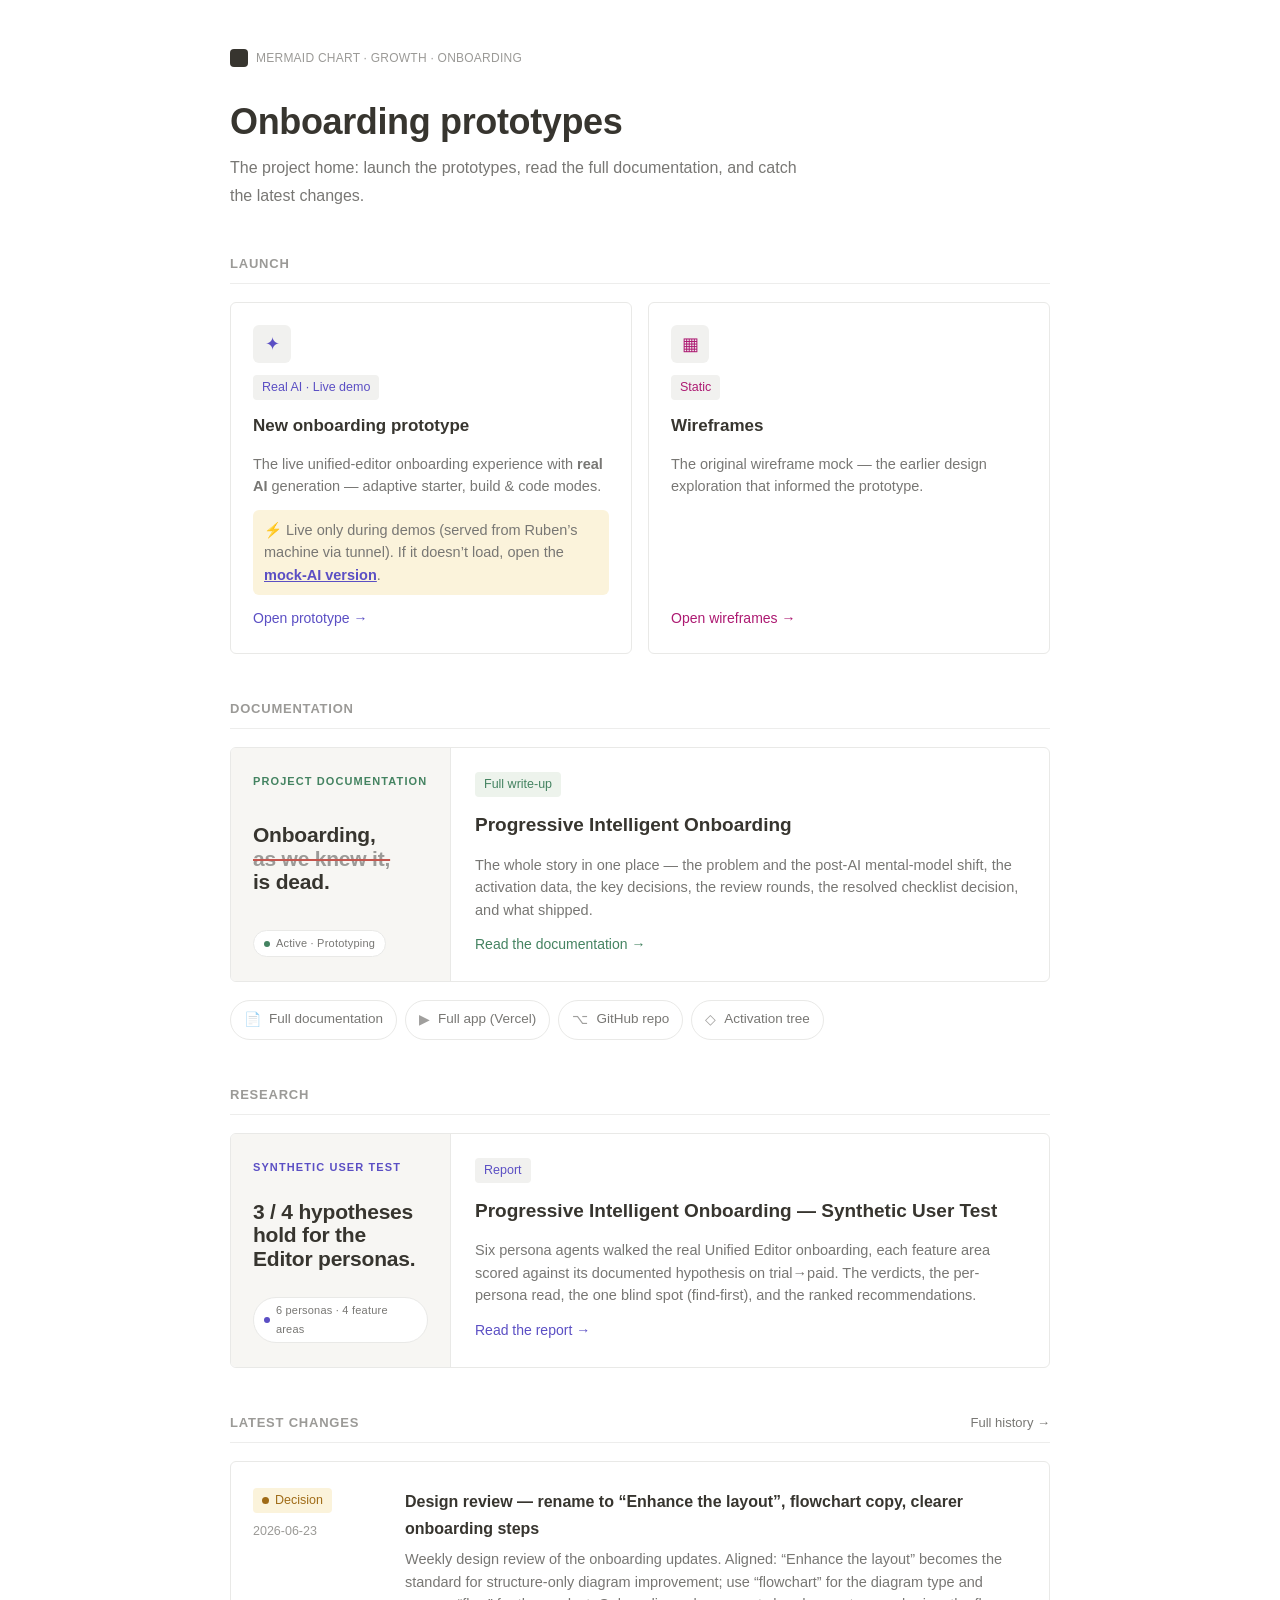
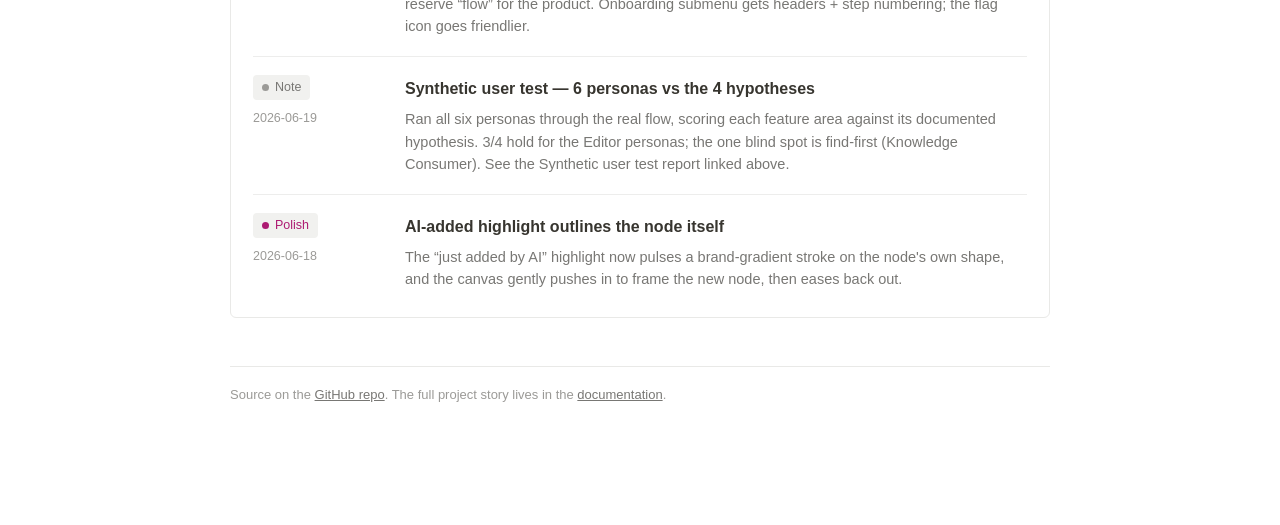
<file: index.html>
<!doctype html>
<html lang="en">
  <head>
    <meta charset="utf-8" />
    <meta name="viewport" content="width=device-width, initial-scale=1" />
    <title>Mermaid · Onboarding Prototypes</title>
    <meta
      name="description"
      content="Entrypoint for the Mermaid onboarding prototypes — launch the prototype and wireframes, read the full project documentation, and see the latest changes."
    />
    <style>
      /* Notion-plain palette — matches synthetic-user-test.html */
      :root {
        --ink: #37352f;
        --muted: #787774;
        --faint: #9b9a97;
        --line: #e9e9e7;
        --line-soft: #ededec;
        --bg: #ffffff;
        --card: #ffffff;
        --tint: #f7f6f3;
        --pink: #ad1a72;
        --purple: #5b4fc4;
        --green: #448361;
        --green-bg: #edf3ec;
        --amber: #9f6b17;
        --amber-bg: #fbf3db;
        --red: #c4554d;
        --red-bg: #fbe4e2;
        --gray-bg: #f1f1ef;
        --radius: 6px;
      }
      * {
        box-sizing: border-box;
      }
      html,
      body {
        margin: 0;
      }
      body {
        font-family: -apple-system, BlinkMacSystemFont, "Segoe UI", Helvetica,
          "Apple Color Emoji", Arial, sans-serif;
        color: var(--ink);
        background: var(--bg);
        font-size: 16px;
        line-height: 1.7;
        -webkit-font-smoothing: antialiased;
        min-height: 100vh;
        padding: 48px 24px 120px;
      }
      .wrap {
        width: 100%;
        max-width: 820px;
        margin: 0 auto;
      }
      a {
        color: var(--ink);
      }

      /* ---------- Header ---------- */
      .topbar {
        display: flex;
        align-items: center;
        gap: 8px;
        font-size: 12px;
        color: var(--faint);
        font-weight: 500;
        letter-spacing: 0.02em;
        margin-bottom: 32px;
      }
      .logo {
        width: 18px;
        height: 18px;
        border-radius: 4px;
        background: var(--ink);
        display: inline-block;
      }
      h1 {
        font-size: 36px;
        line-height: 1.2;
        margin: 0.1em 0 0.3em;
        font-weight: 700;
        letter-spacing: -0.01em;
      }
      .lede {
        margin: 0;
        color: var(--muted);
        font-size: 16px;
        max-width: 64ch;
      }

      /* ---------- Section scaffolding ---------- */
      section {
        margin-top: 44px;
      }
      .section-head {
        display: flex;
        align-items: baseline;
        gap: 10px;
        margin-bottom: 18px;
        padding-bottom: 8px;
        border-bottom: 1px solid var(--line-soft);
      }
      .section-head h2 {
        font-size: 13px;
        font-weight: 600;
        text-transform: uppercase;
        letter-spacing: 0.06em;
        color: var(--faint);
        margin: 0;
      }
      .section-head a.head-link {
        margin-left: auto;
        font-size: 13px;
        font-weight: 500;
        color: var(--muted);
        text-decoration: none;
      }
      .section-head a.head-link:hover {
        color: var(--ink);
      }

      /* ---------- Launch cards ---------- */
      .grid {
        display: grid;
        grid-template-columns: repeat(2, 1fr);
        gap: 16px;
      }
      @media (max-width: 680px) {
        .grid {
          grid-template-columns: 1fr;
        }
      }
      .card {
        display: flex;
        flex-direction: column;
        gap: 12px;
        padding: 22px;
        background: var(--card);
        border: 1px solid var(--line);
        border-radius: var(--radius);
        text-decoration: none;
        color: inherit;
        transition: border-color 0.15s ease, background 0.15s ease;
      }
      .card:hover {
        border-color: var(--faint);
        background: var(--tint);
      }
      .badge {
        width: 38px;
        height: 38px;
        border-radius: var(--radius);
        display: grid;
        place-items: center;
        font-size: 18px;
      }
      .badge.proto {
        background: var(--gray-bg);
        color: var(--purple);
      }
      .badge.wire {
        background: var(--gray-bg);
        color: var(--pink);
      }
      .badge.docs {
        background: var(--gray-bg);
        color: var(--ink);
      }
      .card h3 {
        margin: 0;
        font-size: 17px;
        font-weight: 600;
      }
      .card p {
        margin: 0;
        color: var(--muted);
        font-size: 14.5px;
        line-height: 1.55;
      }
      .go {
        margin-top: auto;
        font-size: 14px;
        font-weight: 500;
        color: var(--purple);
        text-decoration: none;
      }
      .card.wire .go {
        color: var(--pink);
      }
      .card.docs .go {
        color: var(--ink);
      }
      .tag {
        align-self: flex-start;
        font-size: 12.5px;
        font-weight: 500;
        padding: 2px 9px;
        border-radius: 4px;
        background: var(--gray-bg);
        color: var(--muted);
      }
      .card.proto .tag {
        color: var(--purple);
      }
      .card.wire .tag {
        color: var(--pink);
      }
      .live-note {
        font-size: 12.5px;
        line-height: 1.5;
        color: var(--amber);
        background: var(--amber-bg);
        border-radius: var(--radius);
        padding: 9px 11px;
      }
      .live-note a {
        color: var(--purple);
        font-weight: 600;
      }

      /* ---------- Feature card (documentation + research) ---------- */
      .doc-card {
        display: grid;
        grid-template-columns: 220px 1fr;
        gap: 0;
        background: var(--card);
        border: 1px solid var(--line);
        border-radius: var(--radius);
        overflow: hidden;
        text-decoration: none;
        color: inherit;
        transition: border-color 0.15s ease;
      }
      .doc-card:hover {
        border-color: var(--faint);
      }
      .doc-thumb {
        position: relative;
        background: var(--tint);
        color: var(--ink);
        padding: 24px 22px;
        display: flex;
        flex-direction: column;
        justify-content: space-between;
        min-height: 168px;
        border-right: 1px solid var(--line);
      }
      .doc-thumb .kicker {
        font-size: 11px;
        letter-spacing: 0.1em;
        text-transform: uppercase;
        color: var(--green);
        font-weight: 600;
      }
      .doc-card.research .doc-thumb .kicker {
        color: var(--purple);
      }
      .doc-thumb .strap {
        font-size: 21px;
        line-height: 1.12;
        font-weight: 700;
        letter-spacing: -0.01em;
        margin-top: 12px;
      }
      .doc-thumb .strap s {
        color: var(--faint);
        text-decoration-color: var(--red);
        text-decoration-thickness: 2px;
      }
      .doc-thumb .pill {
        align-self: flex-start;
        margin-top: 16px;
        font-size: 11px;
        letter-spacing: 0.02em;
        color: var(--muted);
        border: 1px solid var(--line);
        border-radius: 999px;
        padding: 3px 10px;
        display: inline-flex;
        align-items: center;
        gap: 6px;
        background: var(--card);
      }
      .doc-thumb .pdot {
        width: 6px;
        height: 6px;
        border-radius: 50%;
        background: var(--green);
      }
      .doc-card.research .doc-thumb .pdot {
        background: var(--purple);
      }
      .doc-body {
        padding: 24px;
        display: flex;
        flex-direction: column;
        gap: 12px;
      }
      .doc-body .tag {
        background: var(--green-bg);
        color: var(--green);
      }
      .doc-card.research .doc-body .tag {
        background: var(--gray-bg);
        color: var(--purple);
      }
      .doc-body h3 {
        margin: 0;
        font-size: 19px;
        font-weight: 600;
      }
      .doc-body p {
        margin: 0;
        color: var(--muted);
        font-size: 14.5px;
        line-height: 1.55;
      }
      .doc-body .go {
        color: var(--green);
      }
      .doc-card.research .doc-body .go {
        color: var(--purple);
      }
      @media (max-width: 680px) {
        .doc-card {
          grid-template-columns: 1fr;
        }
        .doc-thumb {
          border-right: none;
          border-bottom: 1px solid var(--line);
        }
      }

      /* ---------- Quick links ---------- */
      .links {
        display: flex;
        flex-wrap: wrap;
        gap: 8px;
      }
      .links a {
        display: inline-flex;
        align-items: center;
        gap: 8px;
        font-size: 13.5px;
        font-weight: 500;
        color: var(--muted);
        text-decoration: none;
        background: var(--card);
        border: 1px solid var(--line);
        border-radius: 999px;
        padding: 7px 13px;
        transition: border-color 0.15s ease, color 0.15s ease;
      }
      .links a:hover {
        border-color: var(--faint);
        color: var(--ink);
      }
      .links a .ico {
        font-size: 14px;
        opacity: 0.7;
      }

      /* ---------- Changelog (3 latest) ---------- */
      .panel {
        background: var(--card);
        border: 1px solid var(--line);
        border-radius: var(--radius);
        padding: 8px 22px;
      }
      .entry {
        display: grid;
        grid-template-columns: 132px 1fr;
        gap: 20px;
        padding: 18px 0;
        border-top: 1px solid var(--line-soft);
      }
      .entry:first-child {
        border-top: none;
      }
      @media (max-width: 680px) {
        .entry {
          grid-template-columns: 1fr;
          gap: 8px;
        }
      }
      .entry .meta {
        font-size: 12.5px;
        color: var(--muted);
      }
      .entry .date {
        display: block;
        margin-top: 8px;
        color: var(--faint);
      }
      .cat {
        display: inline-flex;
        align-items: center;
        gap: 6px;
        font-size: 12.5px;
        font-weight: 500;
        padding: 2px 9px;
        border-radius: 4px;
      }
      .cat::before {
        content: "";
        width: 7px;
        height: 7px;
        border-radius: 50%;
      }
      .cat.feature {
        background: var(--gray-bg);
        color: var(--purple);
      }
      .cat.feature::before {
        background: var(--purple);
      }
      .cat.polish {
        background: var(--gray-bg);
        color: var(--pink);
      }
      .cat.polish::before {
        background: var(--pink);
      }
      .cat.infra {
        background: var(--green-bg);
        color: var(--green);
      }
      .cat.infra::before {
        background: var(--green);
      }
      .cat.decision {
        background: var(--amber-bg);
        color: var(--amber);
      }
      .cat.decision::before {
        background: var(--amber);
      }
      .cat.note {
        background: var(--gray-bg);
        color: var(--muted);
      }
      .cat.note::before {
        background: var(--faint);
      }
      .entry h3 {
        margin: 0 0 6px;
        font-size: 16px;
        font-weight: 600;
      }
      .entry .what {
        margin: 0;
        font-size: 14.5px;
        line-height: 1.55;
        color: var(--muted);
      }

      footer {
        margin-top: 48px;
        padding-top: 18px;
        border-top: 1px solid var(--line);
        color: var(--faint);
        font-size: 13px;
        line-height: 1.6;
      }
      footer a {
        color: var(--muted);
      }
    </style>
  </head>
  <body>
    <div class="wrap">
      <div class="topbar">
        <span class="logo"></span> MERMAID CHART · GROWTH · ONBOARDING
      </div>

      <h1>Onboarding prototypes</h1>
      <p class="lede">
        The project home: launch the prototypes, read the full documentation,
        and catch the latest changes.
      </p>

      <!-- ===================== LAUNCH ===================== -->
      <section aria-label="Prototypes">
        <div class="section-head"><h2>Launch</h2></div>
        <div class="grid">
          <div class="card proto">
            <div class="badge proto" aria-hidden="true">✦</div>
            <span class="tag">Real AI · Live demo</span>
            <h3>New onboarding prototype</h3>
            <p>
              The live unified-editor onboarding experience with
              <strong>real AI</strong> generation — adaptive starter, build &amp;
              code modes.
            </p>
            <p class="live-note">
              ⚡ Live only during demos (served from Ruben’s machine via tunnel).
              If it doesn’t load, open the
              <a href="./prototype/">mock-AI version</a>.
            </p>
            <a
              class="go"
              href="https://repost-polymer-ambitious.ngrok-free.dev"
              target="_blank"
              rel="noopener"
              >Open prototype →</a
            >
          </div>

          <a class="card wire" href="./wireframes/">
            <div class="badge wire" aria-hidden="true">▦</div>
            <span class="tag">Static</span>
            <h3>Wireframes</h3>
            <p>
              The original wireframe mock — the earlier design exploration that
              informed the prototype.
            </p>
            <span class="go">Open wireframes →</span>
          </a>
        </div>
      </section>

      <!-- ===================== DOCUMENTATION ===================== -->
      <section aria-label="Documentation">
        <div class="section-head"><h2>Documentation</h2></div>
        <a class="doc-card" href="./documentation/">
          <div class="doc-thumb" aria-hidden="true">
            <div class="kicker">Project Documentation</div>
            <div class="strap">Onboarding,<br /><s>as we knew it,</s><br />is dead.</div>
            <span class="pill"><span class="pdot"></span> Active · Prototyping</span>
          </div>
          <div class="doc-body">
            <span class="tag">Full write-up</span>
            <h3>Progressive Intelligent Onboarding</h3>
            <p>
              The whole story in one place — the problem and the post-AI
              mental-model shift, the activation data, the key decisions, the
              review rounds, the resolved checklist decision, and what shipped.
            </p>
            <span class="go">Read the documentation →</span>
          </div>
        </a>

        <div class="links" style="margin-top: 18px">
          <a href="./documentation/"><span class="ico">📄</span> Full documentation</a>
          <a href="https://unified-editor-ten.vercel.app/"><span class="ico">▶</span> Full app (Vercel)</a>
          <a href="https://github.com/rubenmango/Mermaid-onboarding-intelliagent-"><span class="ico">⌥</span> GitHub repo</a>
          <a href="https://mermaid.ai/app/projects/4fd27a49-a84c-4c00-99c5-d98790210369/diagrams/3564311c-bf39-4794-8918-57a1eb16488d"><span class="ico">◇</span> Activation tree</a>
        </div>
      </section>

      <!-- ===================== RESEARCH ===================== -->
      <section aria-label="Research">
        <div class="section-head"><h2>Research</h2></div>
        <a class="doc-card research" href="./synthetic-user-test.html">
          <div class="doc-thumb" aria-hidden="true">
            <div class="kicker">Synthetic User Test</div>
            <div class="strap">3&nbsp;/&nbsp;4 hypotheses<br />hold for the<br />Editor personas.</div>
            <span class="pill"><span class="pdot"></span> 6 personas · 4 feature areas</span>
          </div>
          <div class="doc-body">
            <span class="tag">Report</span>
            <h3>Progressive Intelligent Onboarding — Synthetic User Test</h3>
            <p>
              Six persona agents walked the real Unified Editor onboarding, each
              feature area scored against its documented hypothesis on
              trial→paid. The verdicts, the per-persona read, the one blind spot
              (find-first), and the ranked recommendations.
            </p>
            <span class="go">Read the report →</span>
          </div>
        </a>
      </section>

      <!-- ===================== LATEST CHANGES ===================== -->
      <section aria-label="Latest changes">
        <div class="section-head">
          <h2>Latest changes</h2>
          <a class="head-link" href="./documentation/#evolution">Full history →</a>
        </div>
        <div class="panel">
          <div id="changelog"><!-- 3 latest injected here --></div>
        </div>
      </section>

      <footer>
        Source on the
        <a href="https://github.com/rubenmango/Mermaid-onboarding-intelliagent-"
          >GitHub repo</a
        >. The full project story lives in the
        <a href="./documentation/">documentation</a>.
      </footer>
    </div>

    <script>
      // ---------- Latest changes (3 most recent, newest first) ----------
      // Edit this array to publish entries. The hub only shows these three;
      // the full history lives in ./documentation/#evolution.
      const LATEST = [
        {
          date: "2026-06-23",
          cat: "decision",
          title: "Design review — rename to “Enhance the layout”, flowchart copy, clearer onboarding steps",
          what: "Weekly design review of the onboarding updates. Aligned: “Enhance the layout” becomes the standard for structure-only diagram improvement; use “flowchart” for the diagram type and reserve “flow” for the product. Onboarding submenu gets headers + step numbering; the flag icon goes friendlier.",
        },
        {
          date: "2026-06-19",
          cat: "note",
          title: "Synthetic user test — 6 personas vs the 4 hypotheses",
          what: "Ran all six personas through the real flow, scoring each feature area against its documented hypothesis. 3/4 hold for the Editor personas; the one blind spot is find-first (Knowledge Consumer). See the Synthetic user test report linked above.",
        },
        {
          date: "2026-06-18",
          cat: "polish",
          title: "AI-added highlight outlines the node itself",
          what: "The “just added by AI” highlight now pulses a brand-gradient stroke on the node's own shape, and the canvas gently pushes in to frame the new node, then eases back out.",
        },
        {
          date: "2026-06-18",
          cat: "feature",
          title: "Prompt pills for all returning modes",
          what: "The returning starter shows intelligent prompt pills in Freeform and Code too (previously Build only), each with mode-specific suggestions and a distinct icon.",
        },
        {
          date: "2026-06-16",
          cat: "feature",
          title: "Live generation skeleton + @-mention seeding",
          what: "The flat “generating…” box became a live skeleton that assembles the diagram node-by-node; returning cards seed the AI bar with a prompt plus an @-mention pill.",
        },
      ];

      const catLabel = (c) =>
        ({ feature: "Feature", polish: "Polish", infra: "Infra", decision: "Decision", note: "Note" }[c] || "Note");
      const esc = (s) =>
        String(s ?? "").replace(/[&<>"]/g, (c) =>
          ({ "&": "&amp;", "<": "&lt;", ">": "&gt;", '"': "&quot;" }[c]),
        );

      function entryHTML(e) {
        return `
          <div class="entry">
            <div class="meta">
              <span class="cat ${esc(e.cat)}">${esc(catLabel(e.cat))}</span>
              <span class="date">${esc(e.date)}</span>
            </div>
            <div>
              <h3>${esc(e.title)}</h3>
              <p class="what">${esc(e.what)}</p>
            </div>
          </div>`;
      }

      document.getElementById("changelog").innerHTML = LATEST.slice(0, 3)
        .map(entryHTML)
        .join("");
    </script>
  </body>
</html>
</file>
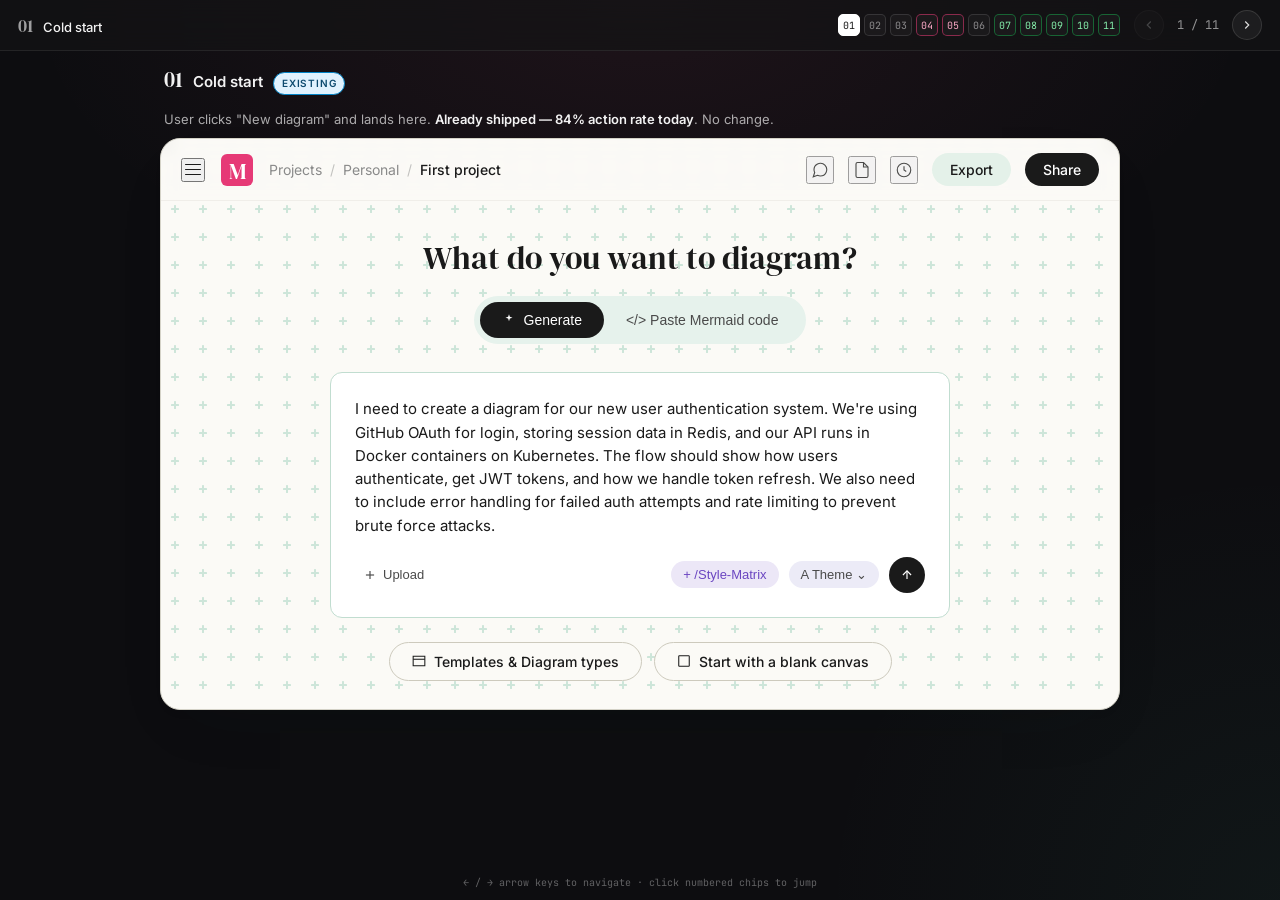
<file: wireframes/index.html>
<!DOCTYPE html>
<html lang="en">
<head>
<meta charset="UTF-8">
<meta name="viewport" content="width=device-width, initial-scale=1.0">
<title>Progressive Intelligent Onboarding — Lo-fi prototype</title>
<link rel="preconnect" href="https://fonts.googleapis.com">
<link rel="preconnect" href="https://fonts.gstatic.com" crossorigin>
<link href="https://fonts.googleapis.com/css2?family=DM+Serif+Display&family=Inter:wght@400;500;600;700&family=JetBrains+Mono:wght@400;500&display=swap" rel="stylesheet">
<style>
/* ---------- Design tokens ---------- */
:root {
  --bg-page: #f5f3ee;
  --bg-screen: #fbfaf6;
  --bg-frame: #ffffff;
  --bg-mint: #d4ebe0;
  --bg-mint-soft: #e6f2ec;
  --bg-input: #ffffff;
  --bg-quick: #eef4f0;
  --bg-suggestion: #ecebf7;
  --bg-mvp: #fce7f3;
  --bg-new: #dcfce7;

  --ink: #1a1a1a;
  --ink-soft: #4a4a4a;
  --ink-muted: #8a8a8a;
  --ink-on-pink: #ffffff;

  --border: #e5e3dc;
  --border-strong: #cdcabd;
  --border-frame: #d4d2c7;
  --border-mint: #c1ddd0;

  --pink: #e63976;
  --teal-pattern: #a8d4c1;

  --radius-sm: 6px;
  --radius-md: 12px;
  --radius-lg: 20px;
  --radius-pill: 999px;

  --shadow-frame: 0 24px 60px -28px rgba(15, 30, 25, 0.18), 0 6px 16px -8px rgba(15, 30, 25, 0.06);

  --serif: 'DM Serif Display', Georgia, serif;
  --sans: 'Inter', -apple-system, BlinkMacSystemFont, sans-serif;
  --mono: 'JetBrains Mono', monospace;
}

/* ---------- Reset & base ---------- */
* { box-sizing: border-box; margin: 0; padding: 0; }
html { scroll-behavior: smooth; }
body {
  font-family: var(--sans);
  background: transparent;
  color: var(--ink);
  line-height: 1.5;
  -webkit-font-smoothing: antialiased;
  padding: 0;
}

/* ---------- Document header ---------- */
.doc-header {
  max-width: 1280px;
  margin: 0 auto 56px;
  padding-bottom: 32px;
  border-bottom: 1px solid var(--border-strong);
}
.doc-eyebrow {
  font-size: 11px;
  font-weight: 600;
  letter-spacing: 0.18em;
  text-transform: uppercase;
  color: var(--ink-muted);
  margin-bottom: 12px;
}
.doc-title {
  font-family: var(--serif);
  font-size: 52px;
  line-height: 1.05;
  font-weight: 400;
  margin-bottom: 16px;
  max-width: 920px;
}
.doc-sub {
  font-size: 16px;
  color: var(--ink-soft);
  max-width: 720px;
  margin-bottom: 24px;
}
.legend {
  display: flex;
  gap: 16px;
  flex-wrap: wrap;
}
.legend-item {
  display: inline-flex;
  align-items: center;
  gap: 8px;
  font-size: 13px;
  color: var(--ink-soft);
}
.legend-dot {
  width: 12px;
  height: 12px;
  border-radius: 3px;
  border: 1.5px solid;
}
.legend-dot.existing { background: #e0f2fe; border-color: #0284c7; }
.legend-dot.changed  { background: var(--bg-mvp); border-color: var(--pink); }
.legend-dot.new      { background: var(--bg-new); border-color: #16a34a; }

/* ---------- Screen section ---------- */
.screen-section {
  max-width: 1280px;
  margin: 0 auto 56px;
}
.screen-label {
  display: flex;
  align-items: baseline;
  gap: 16px;
  margin-bottom: 18px;
  flex-wrap: wrap;
}
.step-num {
  font-family: var(--serif);
  font-size: 28px;
  color: var(--ink);
}
.step-name {
  font-size: 18px;
  font-weight: 600;
  color: var(--ink);
}
.step-tag {
  display: inline-block;
  font-size: 11px;
  font-weight: 600;
  letter-spacing: 0.08em;
  text-transform: uppercase;
  padding: 4px 10px;
  border-radius: var(--radius-pill);
  border: 1.5px solid;
}
.step-tag.existing { background: #e0f2fe; border-color: #0284c7; color: #0c4a6e; }
.step-tag.changed  { background: var(--bg-mvp);  border-color: var(--pink); color: #831843; }
.step-tag.new      { background: var(--bg-new);  border-color: #16a34a; color: #14532d; }
.step-note {
  flex: 1 1 100%;
  font-size: 14px;
  color: var(--ink-soft);
  margin-top: 4px;
}
.step-note strong { color: var(--ink); font-weight: 600; }

/* ---------- App frame (mimics Mermaid Chart UI) ---------- */
.frame {
  background: var(--bg-screen);
  border: 1px solid var(--border-frame);
  border-radius: var(--radius-lg);
  overflow: hidden;
  box-shadow: var(--shadow-frame);
  position: relative;
  background-image: url("data:image/svg+xml;utf8,<svg xmlns='http://www.w3.org/2000/svg' width='28' height='28' viewBox='0 0 28 28'><g fill='%23a8d4c1' opacity='0.55'><rect x='13' y='10' width='2' height='8' rx='0.5'/><rect x='10' y='13' width='8' height='2' rx='0.5'/></g></svg>");
  background-size: 28px 28px;
}

/* App header bar */
.app-bar {
  display: flex;
  align-items: center;
  justify-content: space-between;
  padding: 14px 20px;
  background: rgba(251, 250, 246, 0.85);
  backdrop-filter: blur(8px);
  border-bottom: 1px solid rgba(229, 227, 220, 0.5);
  position: relative;
  z-index: 2;
}
.app-bar-left { display: flex; align-items: center; gap: 16px; }
.menu-btn {
  width: 24px; height: 24px; display: grid; place-items: center;
  cursor: pointer;
}
.menu-btn span {
  display: block; width: 16px; height: 1.5px; background: var(--ink); border-radius: 1px;
  position: relative;
}
.menu-btn span::before, .menu-btn span::after {
  content: ''; position: absolute; left: 0; width: 16px; height: 1.5px; background: var(--ink); border-radius: 1px;
}
.menu-btn span::before { top: -5px; }
.menu-btn span::after  { top:  5px; }

.logo-m {
  width: 32px; height: 32px;
  background: var(--pink);
  border-radius: 6px;
  display: grid; place-items: center;
  color: var(--ink-on-pink);
  font-family: var(--serif);
  font-size: 22px;
  line-height: 1;
  padding-top: 2px;
  letter-spacing: -0.02em;
}

.breadcrumb {
  font-size: 14px;
  color: var(--ink-muted);
  display: flex; align-items: center; gap: 8px;
}
.breadcrumb .sep { color: var(--ink-muted); opacity: 0.5; }
.breadcrumb .current { color: var(--ink); font-weight: 500; }

.app-bar-right {
  display: flex; align-items: center; gap: 14px;
}
.icon-btn {
  width: 28px; height: 28px;
  display: grid; place-items: center;
  cursor: pointer; opacity: 0.7;
  transition: opacity 150ms;
}
.icon-btn:hover { opacity: 1; }
.btn {
  display: inline-flex; align-items: center; gap: 8px;
  padding: 8px 18px;
  border-radius: var(--radius-pill);
  font-family: var(--sans);
  font-size: 14px;
  font-weight: 500;
  cursor: pointer;
  border: none;
  transition: transform 150ms, background 150ms;
}
.btn:hover { transform: translateY(-1px); }
.btn-export { background: rgba(212, 235, 224, 0.6); color: var(--ink); }
.btn-share  { background: var(--ink); color: #fff; }
.btn-primary { background: var(--ink); color: #fff; padding: 10px 22px; }
.btn-secondary { background: var(--bg-mint); color: var(--ink); padding: 10px 22px; }
.btn-ghost { background: transparent; border: 1px solid var(--border-strong); color: var(--ink); padding: 10px 22px; }
.btn-icon-circle {
  width: 36px; height: 36px; border-radius: 50%;
  display: grid; place-items: center;
  background: var(--ink); color: #fff;
  border: none; cursor: pointer;
}
.btn-icon-circle.disabled { background: var(--border-strong); }

/* ---------- Generic content area ---------- */
.app-content {
  padding: 24px 20px 28px;
  position: relative;
  z-index: 1;
}
.center-stage {
  max-width: 760px;
  margin: 16px auto 0;
  text-align: center;
}
.stage-headline {
  font-family: var(--serif);
  font-size: 32px;
  line-height: 1.1;
  font-weight: 400;
  margin-bottom: 20px;
  color: var(--ink);
}

/* ---------- Generate / Paste toggle ---------- */
.toggle-wrap {
  display: inline-flex;
  background: var(--bg-mint-soft);
  padding: 6px;
  border-radius: var(--radius-pill);
  margin-bottom: 28px;
}
.toggle-btn {
  display: inline-flex; align-items: center; gap: 8px;
  padding: 10px 22px;
  font-size: 14px;
  font-weight: 500;
  color: var(--ink-soft);
  background: transparent;
  border: none;
  border-radius: var(--radius-pill);
  cursor: pointer;
}
.toggle-btn.active { background: var(--ink); color: #fff; }
.toggle-btn svg { width: 14px; height: 14px; }

/* ---------- Prompt input ---------- */
.prompt-card {
  background: var(--bg-input);
  border: 1px solid var(--border-mint);
  border-radius: var(--radius-md);
  padding: 24px;
  text-align: left;
  max-width: 620px;
  margin: 0 auto;
}
.prompt-card.with-suggestions { margin-top: 24px; }
.prompt-text {
  font-size: 15px;
  line-height: 1.55;
  color: var(--ink);
  min-height: 90px;
}
.prompt-text.placeholder { color: var(--ink-muted); }
.prompt-row {
  display: flex; align-items: center; justify-content: space-between;
  margin-top: 20px; gap: 12px;
}
.prompt-row-left, .prompt-row-right {
  display: flex; align-items: center; gap: 10px;
}
.chip {
  display: inline-flex; align-items: center; gap: 6px;
  padding: 6px 12px;
  font-size: 13px;
  border-radius: var(--radius-pill);
  background: var(--bg-suggestion);
  color: var(--ink-soft);
  border: none;
}
.chip-plain {
  background: transparent;
  color: var(--ink-soft);
  padding: 6px 8px;
}
.chip-plain svg { width: 14px; height: 14px; }
.chip-style { color: #6b46c1; background: #ece7f7; }

/* ---------- Bottom row of buttons (cold start) ---------- */
.bottom-options {
  display: flex; gap: 12px; justify-content: center;
  margin-top: 24px; flex-wrap: wrap;
}
.bottom-options .btn-ghost {
  background: var(--bg-screen);
}

/* ---------- Loading canvas (Step 4) ---------- */
.canvas-loading {
  background: #d8def8;
  border: 2px solid #2547d0;
  border-radius: var(--radius-md);
  height: 220px;
  margin: 16px auto 0;
  max-width: 760px;
  position: relative;
  background-image: url("data:image/svg+xml;utf8,<svg xmlns='http://www.w3.org/2000/svg' width='20' height='20' viewBox='0 0 20 20'><g fill='%23b0bbf2'><rect x='9' y='6.5' width='2' height='7' rx='0.5'/><rect x='6.5' y='9' width='7' height='2' rx='0.5'/></g></svg>");
  background-size: 20px 20px;
}
.canvas-loading-pill {
  position: absolute;
  top: 16px; right: 20px;
  background: #2547d0;
  color: #fff;
  padding: 8px 16px;
  border-radius: var(--radius-pill);
  font-size: 13px;
  font-weight: 500;
  display: inline-flex; align-items: center; gap: 8px;
}
.canvas-loading-pill .stop {
  width: 16px; height: 16px; background: #fff; border-radius: 3px;
  display: inline-block;
}
.canvas-loading-pill .spinner {
  width: 14px; height: 14px;
  border: 2px solid rgba(255,255,255,0.4);
  border-top-color: #fff;
  border-radius: 50%;
  animation: spin 1s linear infinite;
}
@keyframes spin { to { transform: rotate(360deg); } }

/* ---------- Follow-up Q card (Step 4 overlay) ---------- */
.followup-card {
  background: var(--bg-input);
  border: 1px solid var(--border-mint);
  border-radius: var(--radius-md);
  padding: 18px 20px;
  max-width: 760px;
  margin: -90px auto 0;
  position: relative;
  z-index: 2;
  box-shadow: 0 12px 32px -16px rgba(0,0,0,0.15);
}
.followup-header {
  display: flex; align-items: center; justify-content: space-between;
  margin-bottom: 18px;
}
.followup-title { font-size: 14px; font-weight: 500; color: var(--ink); }
.followup-close {
  background: none; border: none; font-size: 16px; cursor: pointer; color: var(--ink-muted);
  width: 24px; height: 24px;
}
.followup-q {
  display: flex; align-items: center; gap: 14px;
  padding: 14px 16px;
  border-radius: var(--radius-sm);
  font-size: 14px;
  color: var(--ink-soft);
  margin-bottom: 4px;
  cursor: pointer;
}
.followup-q.highlight {
  background: var(--bg-mint-soft);
  color: var(--ink);
}
.followup-q-num {
  display: inline-grid; place-items: center;
  width: 24px; height: 24px;
  background: var(--bg-mint);
  border-radius: 6px;
  font-size: 12px;
  font-weight: 600;
  color: var(--ink);
  flex-shrink: 0;
}
.skip-row {
  display: flex; justify-content: flex-end; margin-top: 12px;
}
.skip-link {
  font-size: 12px; color: var(--ink-muted); cursor: pointer; text-decoration: underline;
}

/* ---------- Diagram preview (Step 5) ---------- */
.diagram-preview {
  background: var(--bg-frame);
  border: 1px solid var(--border);
  border-radius: var(--radius-md);
  padding: 20px;
  max-width: 920px;
  margin: 12px auto 0;
}
.diagram-svg-wrap { display: flex; justify-content: center; }
.celebrate-toast {
  display: inline-flex; align-items: center; gap: 10px;
  padding: 10px 18px;
  background: var(--bg-new);
  border: 1px solid #16a34a;
  border-radius: var(--radius-pill);
  font-size: 13px;
  font-weight: 500;
  color: #14532d;
  margin: 0 auto 24px;
}
.celebrate-toast .check {
  width: 18px; height: 18px; background: #16a34a; color: #fff;
  border-radius: 50%; display: grid; place-items: center;
  font-size: 11px; font-weight: 700;
}

/* ---------- Quick action box (Step 6 NEW) ---------- */
.quick-actions {
  max-width: 760px;
  margin: 16px auto 0;
  background: var(--bg-quick);
  border: 1px solid var(--border-mint);
  border-radius: var(--radius-md);
  padding: 16px;
}
.quick-actions-header {
  display: flex; justify-content: space-between; align-items: baseline;
  margin-bottom: 18px;
}
.quick-actions-title {
  font-size: 14px; font-weight: 600; color: var(--ink);
}
.quick-actions-sub {
  font-size: 12px; color: var(--ink-muted);
}
.quick-actions-grid {
  display: grid;
  grid-template-columns: 1.4fr 1fr 1fr;
  gap: 12px;
}
.qa-card {
  background: var(--bg-frame);
  border: 1px solid var(--border);
  border-radius: var(--radius-md);
  padding: 18px;
  cursor: pointer;
  transition: transform 150ms, border-color 150ms;
  position: relative;
}
.qa-card:hover { transform: translateY(-2px); border-color: var(--ink); }
.qa-card.primary {
  border: 1.5px solid var(--ink);
  background: var(--bg-frame);
}
.qa-card-tag {
  display: inline-block;
  font-size: 10px;
  font-weight: 600;
  letter-spacing: 0.08em;
  text-transform: uppercase;
  color: var(--ink-muted);
  margin-bottom: 8px;
}
.qa-card-tag.recommended { color: #831843; }
.qa-card-icon {
  width: 32px; height: 32px;
  border-radius: 8px;
  background: var(--bg-mint);
  display: grid; place-items: center;
  margin-bottom: 12px;
}
.qa-card-title {
  font-size: 15px; font-weight: 600; color: var(--ink); margin-bottom: 4px;
}
.qa-card-desc {
  font-size: 12px; color: var(--ink-muted); line-height: 1.4;
}
.qa-card-data {
  font-size: 11px;
  font-weight: 500;
  color: var(--ink-soft);
  margin-top: 12px;
  font-family: var(--mono);
}
.new-badge {
  position: absolute;
  top: 12px; right: 12px;
  font-size: 9px;
  font-weight: 700;
  letter-spacing: 0.1em;
  background: var(--pink);
  color: #fff;
  padding: 3px 8px;
  border-radius: var(--radius-pill);
}
.chain-arrow {
  position: relative;
  margin-top: 12px;
  text-align: center;
  font-size: 11px;
  color: var(--ink-muted);
  font-style: italic;
}

/* ---------- Tool detection sidebar hint (Step 7 changed) ---------- */
.editor-layout {
  display: grid;
  grid-template-columns: 1fr 280px;
  gap: 16px;
  max-width: 1080px;
  margin: 0 auto;
}
.editor-canvas {
  background: var(--bg-frame);
  border: 1px solid var(--border);
  border-radius: var(--radius-md);
  min-height: 240px;
  padding: 18px;
}
.editor-sidebar {
  display: flex; flex-direction: column; gap: 12px;
}
.sidebar-card {
  background: var(--bg-frame);
  border: 1px solid var(--border);
  border-radius: var(--radius-md);
  padding: 16px;
}
.sidebar-card.hint {
  background: rgba(212, 235, 224, 0.4);
  border: 1px dashed var(--border-mint);
}
.sidebar-card-eyebrow {
  font-size: 10px; font-weight: 600;
  letter-spacing: 0.1em;
  text-transform: uppercase;
  color: var(--ink-muted);
  margin-bottom: 8px;
}
.sidebar-card-title {
  font-size: 13px; font-weight: 500; color: var(--ink);
  line-height: 1.4; margin-bottom: 10px;
}
.sidebar-card-actions {
  display: flex; gap: 8px; flex-wrap: wrap;
}
.btn-tiny {
  font-size: 12px; padding: 6px 12px;
  background: var(--ink); color: #fff;
  border-radius: var(--radius-pill);
  border: none; cursor: pointer;
}
.btn-tiny.ghost {
  background: transparent;
  color: var(--ink-soft);
  border: 1px solid var(--border-strong);
}

/* ---------- Returning user (Step 8) ---------- */
.suggestion-row {
  display: grid;
  grid-template-columns: 1fr 1fr 1fr;
  gap: 14px;
  max-width: 760px;
  margin: 0 auto 24px;
}
.suggestion-card {
  background: var(--bg-suggestion);
  border-radius: var(--radius-md);
  padding: 16px 18px;
  display: flex;
  align-items: flex-start;
  gap: 12px;
  cursor: pointer;
  transition: transform 150ms;
  position: relative;
}
.suggestion-card:hover { transform: translateY(-2px); }
.suggestion-icon {
  width: 28px; height: 28px;
  background: rgba(255,255,255,0.7);
  border-radius: 6px;
  display: grid; place-items: center;
  flex-shrink: 0;
}
.suggestion-text {
  font-size: 13px;
  line-height: 1.4;
  color: var(--ink);
}
.suggestion-card.featured {
  border: 1.5px solid #16a34a;
  background: var(--bg-new);
}
.featured-flag {
  position: absolute;
  top: -8px; left: 12px;
  background: #16a34a; color: #fff;
  font-size: 9px;
  font-weight: 700;
  letter-spacing: 0.08em;
  padding: 2px 8px;
  border-radius: var(--radius-pill);
}

/* ---------- Smart loading (Step 9) ---------- */
.session-banner {
  display: inline-flex; align-items: center; gap: 10px;
  background: var(--bg-mint-soft);
  border: 1px solid var(--border-mint);
  border-radius: var(--radius-pill);
  padding: 8px 16px;
  font-size: 12px;
  color: var(--ink-soft);
  margin-bottom: 16px;
}
.session-banner .dot {
  width: 6px; height: 6px; background: #16a34a; border-radius: 50%;
}

/* ---------- Invite ask (Step 10) ---------- */
.invite-card {
  max-width: 560px; margin: 24px auto 0;
  background: var(--bg-frame);
  border: 1px solid var(--border-mint);
  border-radius: var(--radius-lg);
  padding: 36px;
  text-align: center;
  position: relative;
}
.invite-illust {
  width: 64px; height: 64px;
  margin: 0 auto 20px;
  background: var(--bg-mint);
  border-radius: 16px;
  display: grid; place-items: center;
}
.invite-headline {
  font-family: var(--serif);
  font-size: 28px;
  line-height: 1.15;
  margin-bottom: 12px;
}
.invite-sub {
  font-size: 14px;
  color: var(--ink-soft);
  margin-bottom: 24px;
  line-height: 1.5;
}
.invite-input-row {
  display: flex; gap: 10px;
  background: var(--bg-mint-soft);
  border-radius: var(--radius-pill);
  padding: 6px 6px 6px 18px;
  margin-bottom: 16px;
}
.invite-input {
  flex: 1; border: none; background: transparent;
  font-size: 14px; color: var(--ink);
  font-family: var(--sans);
  outline: none;
}
.invite-input::placeholder { color: var(--ink-muted); }
.invite-actions {
  display: flex; gap: 8px; justify-content: center; align-items: center;
}
.invite-link {
  font-size: 13px; color: var(--ink-soft); cursor: pointer;
  text-decoration: underline;
}
.invite-data-note {
  margin-top: 24px;
  padding-top: 18px;
  border-top: 1px solid var(--border);
  font-size: 11px;
  color: var(--ink-muted);
  font-family: var(--mono);
}

/* ---------- Power user (Step 11) ---------- */
.power-row {
  display: grid;
  grid-template-columns: 240px 1fr;
  gap: 16px;
  max-width: 1080px;
  margin: 0 auto;
}
.power-sidebar {
  background: var(--bg-frame);
  border: 1px solid var(--border);
  border-radius: var(--radius-md);
  padding: 18px;
  display: flex; flex-direction: column; gap: 8px;
}
.power-sidebar-title {
  font-size: 11px; font-weight: 600;
  letter-spacing: 0.1em;
  text-transform: uppercase;
  color: var(--ink-muted);
  margin-bottom: 6px;
}
.power-tool {
  display: flex; align-items: center; gap: 10px;
  padding: 10px 12px;
  background: rgba(212, 235, 224, 0.3);
  border-radius: 8px;
  font-size: 13px;
  color: var(--ink);
  cursor: pointer;
  border: 1px solid transparent;
}
.power-tool:hover { border-color: var(--border-mint); }
.power-tool-icon {
  width: 24px; height: 24px;
  background: #fff;
  border-radius: 6px;
  display: grid; place-items: center;
  flex-shrink: 0;
}
.power-tool-meta {
  font-size: 11px; color: var(--ink-muted); margin-left: auto;
}
.power-canvas {
  background: var(--bg-frame);
  border: 1px solid var(--border);
  border-radius: var(--radius-md);
  padding: 24px;
  text-align: center;
  min-height: 220px;
  display: flex; flex-direction: column; justify-content: center;
}

/* ---------- Get-Started checklist (dashboard widget) ---------- */
.dashboard-grid {
  display: grid;
  grid-template-columns: 360px 1fr;
  gap: 20px;
  max-width: 1080px;
  margin: 0 auto;
}
.checklist-widget {
  background: var(--bg-frame);
  border: 1px solid var(--border);
  border-radius: var(--radius-md);
  padding: 22px;
  position: relative;
}
.checklist-widget-header {
  display: flex; justify-content: space-between; align-items: baseline;
  margin-bottom: 4px;
}
.checklist-widget-title {
  font-size: 14px; font-weight: 600; color: var(--ink);
}
.checklist-widget-collapse {
  font-size: 18px; color: var(--ink-muted); cursor: pointer;
  background: none; border: none;
}
.checklist-progress {
  font-size: 12px; color: var(--ink-muted); margin-bottom: 16px;
}
.progress-bar {
  height: 4px;
  background: var(--bg-mint-soft);
  border-radius: 4px;
  overflow: hidden;
  margin-bottom: 18px;
}
.progress-fill {
  height: 100%;
  background: linear-gradient(90deg, var(--pink), #f06292);
  width: 20%;
  border-radius: 4px;
}
.checklist-item {
  display: flex; align-items: center; gap: 12px;
  padding: 10px 0;
  font-size: 13px;
  border-bottom: 1px solid var(--border);
}
.checklist-item:last-child { border-bottom: none; }
.checklist-item.done {
  color: var(--ink-muted);
  text-decoration: line-through;
}
.checklist-item.gated { opacity: 0.5; }
.checklist-checkbox {
  width: 20px; height: 20px;
  border: 1.5px solid var(--border-strong);
  border-radius: 5px;
  flex-shrink: 0;
  display: grid; place-items: center;
}
.checklist-checkbox.checked {
  background: var(--ink); border-color: var(--ink);
  color: #fff; font-size: 11px;
}
.checklist-checkbox.next {
  border-color: var(--pink);
  border-width: 2px;
}
.checklist-text { flex: 1; }
.checklist-time {
  font-size: 11px; color: var(--ink-muted); font-family: var(--mono);
}
.checklist-badge {
  font-size: 9px; font-weight: 700; letter-spacing: 0.08em;
  background: var(--pink); color: #fff;
  padding: 2px 6px;
  border-radius: var(--radius-pill);
}
.dashboard-side {
  background: var(--bg-frame);
  border: 1px solid var(--border);
  border-radius: var(--radius-md);
  padding: 24px;
}
.dashboard-side-title {
  font-size: 14px; font-weight: 600; margin-bottom: 14px;
}
.dashboard-thumb {
  display: flex; align-items: center; gap: 12px;
  padding: 12px;
  border: 1px solid var(--border);
  border-radius: 8px;
  margin-bottom: 8px;
}
.dashboard-thumb-icon {
  width: 36px; height: 36px;
  background: var(--bg-mint-soft);
  border-radius: 6px;
}
.dashboard-thumb-text {
  font-size: 13px;
}
.dashboard-thumb-text small {
  display: block;
  color: var(--ink-muted); font-size: 11px; margin-top: 2px;
}

/* ---------- Contextual toast (checklist trigger) ---------- */
.toast-stage {
  position: relative;
  background: var(--bg-frame);
  border: 1px solid var(--border);
  border-radius: var(--radius-md);
  margin: 12px auto 0;
  max-width: 920px;
  height: 240px;
  display: grid; place-items: center;
  color: var(--ink-muted); font-size: 12px;
}
.toast {
  position: absolute;
  bottom: 24px; right: 24px;
  background: var(--ink);
  color: #fff;
  padding: 16px 18px;
  border-radius: var(--radius-md);
  display: flex; align-items: center; gap: 14px;
  max-width: 360px;
  box-shadow: 0 12px 32px -8px rgba(0,0,0,0.3);
  animation: slide-in 400ms ease;
}
@keyframes slide-in {
  from { transform: translateY(20px); opacity: 0; }
  to { transform: translateY(0); opacity: 1; }
}
.toast-progress {
  width: 32px; height: 32px;
  border-radius: 50%;
  background: conic-gradient(var(--pink) 0deg 72deg, rgba(255,255,255,0.15) 72deg 360deg);
  display: grid; place-items: center;
  font-size: 11px; font-weight: 700;
  flex-shrink: 0;
  position: relative;
}
.toast-progress::before {
  content: '';
  position: absolute;
  inset: 4px;
  background: var(--ink);
  border-radius: 50%;
}
.toast-progress span { position: relative; z-index: 1; }
.toast-content { font-size: 13px; line-height: 1.4; }
.toast-content strong { font-weight: 600; }
.toast-cta {
  background: rgba(255,255,255,0.15);
  border: 1px solid rgba(255,255,255,0.2);
  color: #fff;
  font-size: 12px;
  padding: 6px 12px;
  border-radius: var(--radius-pill);
  margin-top: 8px;
  cursor: pointer;
  display: inline-block;
}

/* ---------- SVG icons ---------- */
.icon { width: 18px; height: 18px; stroke: currentColor; fill: none; stroke-width: 1.5; }
.icon-sm { width: 14px; height: 14px; }

/* ---------- Section divider ---------- */
.section-divider {
  max-width: 1280px;
  margin: 8px auto 40px;
  padding-bottom: 12px;
  border-bottom: 1px dashed var(--border-strong);
}
.section-divider h2 {
  font-family: var(--serif);
  font-size: 32px;
  font-weight: 400;
  color: var(--ink);
  margin-bottom: 8px;
}
.section-divider p {
  font-size: 14px;
  color: var(--ink-soft);
}


/* ---------- Presenter mode (single screen) ---------- */
body {
  padding: 0;
  min-height: 100vh;
  display: flex;
  flex-direction: column;
  background:
    radial-gradient(ellipse 80% 60% at 50% 0%, rgba(232, 90, 140, 0.08) 0%, transparent 60%),
    radial-gradient(ellipse 60% 80% at 100% 100%, rgba(80, 200, 170, 0.05) 0%, transparent 60%),
    #0d0d10;
  background-attachment: fixed;
}

.presenter-nav {
  position: sticky; top: 0; z-index: 100;
  background: rgba(20, 20, 22, 0.72);
  backdrop-filter: blur(16px);
  -webkit-backdrop-filter: blur(16px);
  border-bottom: 1px solid rgba(255,255,255,0.08);
  padding: 10px 18px;
  display: flex; align-items: center; justify-content: space-between;
  gap: 14px;
}
.presenter-title {
  font-family: var(--serif);
  font-size: 16px;
  color: rgba(255,255,255,0.95);
  flex: 1;
  display: flex; align-items: baseline; gap: 10px;
  min-width: 0;
}
.presenter-title .num { font-size: 18px; color: rgba(255,255,255,0.6); }
.presenter-title .name {
  font-family: var(--sans);
  font-size: 13px;
  font-weight: 500;
  color: rgba(255,255,255,0.95);
  white-space: nowrap; overflow: hidden; text-overflow: ellipsis;
}
.presenter-controls { display: flex; align-items: center; gap: 10px; flex-shrink: 0; }
.presenter-counter {
  font-family: var(--mono);
  font-size: 12px;
  color: rgba(255,255,255,0.55);
  min-width: 48px;
  text-align: center;
}
.presenter-btn {
  width: 30px; height: 30px;
  border-radius: 50%;
  border: 1px solid rgba(255,255,255,0.12);
  background: rgba(255,255,255,0.05);
  color: rgba(255,255,255,0.85);
  cursor: pointer;
  display: grid; place-items: center;
  transition: background 150ms, border-color 150ms;
}
.presenter-btn:hover:not(:disabled) {
  background: rgba(255,255,255,0.92); color: #1a1a1a; border-color: rgba(255,255,255,0.92);
}
.presenter-btn:disabled {
  opacity: 0.25; cursor: not-allowed;
}
.presenter-jump {
  display: flex; gap: 4px; flex-wrap: wrap;
  max-width: 360px;
}
.jump-dot {
  width: 22px; height: 22px;
  border-radius: 5px;
  border: 1px solid rgba(255,255,255,0.12);
  background: rgba(255,255,255,0.03);
  color: rgba(255,255,255,0.5);
  font-size: 10px;
  font-family: var(--mono);
  cursor: pointer;
  display: grid; place-items: center;
}
.jump-dot:hover {
  border-color: rgba(255,255,255,0.4); color: rgba(255,255,255,0.95);
}
.jump-dot.active {
  background: #ffffff; color: #1a1a1a; border-color: #ffffff;
}
.jump-dot.changed { border-color: rgba(230, 57, 118, 0.55); color: #f9a8c4; }
.jump-dot.new     { border-color: rgba(22, 163, 74, 0.55);  color: #86efac; }
.jump-dot.active.changed,
.jump-dot.active.new { background: #ffffff; border-color: #ffffff; color: #1a1a1a; }

.stage {
  flex: 1;
  padding: 12px 12px 16px;
  min-height: 0;
}
.screen-section { display: none; max-width: 960px; margin: 0 auto; }
.screen-section.active { display: block; }
/* override original margins on .screen-section */
.screen-section { margin-bottom: 0 !important; }

/* hide section dividers in presenter mode */
.section-divider { display: none; }

/* tighter step label since it's repeated info now */
.screen-label { margin-bottom: 10px; padding: 0 4px; gap: 10px; }
.step-num { font-size: 22px; color: rgba(255,255,255,0.95); }
.step-name { font-size: 15px; color: rgba(255,255,255,0.95); }
.step-tag { padding: 3px 8px; font-size: 10px; }
.step-note { color: rgba(255,255,255,0.65); font-size: 13px; line-height: 1.4; }
.step-note strong { color: rgba(255,255,255,0.95); }

/* keep frame from shrinking too much */
.frame { min-width: 0; }

/* hint footer */
.presenter-hint {
  text-align: center;
  font-size: 10px;
  color: rgba(255,255,255,0.35);
  padding: 6px 16px 10px;
  font-family: var(--mono);
}


/* ---------- Responsive: narrow embed (<800px) ---------- */
@media (max-width: 800px) {
  .presenter-nav { padding: 8px 10px; gap: 8px; }
  .presenter-jump { display: none; }
  .presenter-title .num { font-size: 16px; }
  .presenter-title .name { font-size: 12px; }
  .stage { padding: 10px 8px 12px; }

  .stage-headline { font-size: 24px; margin-bottom: 14px; }
  .center-stage { margin-top: 8px; }

  .app-bar { padding: 10px 12px; flex-wrap: wrap; gap: 8px; }
  .app-bar-left { gap: 10px; }
  .breadcrumb { font-size: 12px; }
  .app-bar-right .icon-btn { display: none; }
  .btn { padding: 6px 12px; font-size: 12px; }

  .app-content { padding: 16px 12px 20px; }

  /* Stack all multi-column grids */
  .quick-actions-grid { grid-template-columns: 1fr !important; gap: 10px; }
  .suggestion-row { grid-template-columns: 1fr !important; gap: 10px; }
  .editor-layout { grid-template-columns: 1fr !important; }
  .power-row { grid-template-columns: 1fr !important; }
  .dashboard-grid { grid-template-columns: 1fr !important; }

  .canvas-loading { height: 160px; margin-top: 8px; }
  .followup-card { margin: -60px 8px 0; padding: 14px 16px; }
  .followup-q { padding: 10px 12px; font-size: 13px; }
  .followup-q-num { width: 22px; height: 22px; font-size: 11px; }

  .diagram-preview { padding: 12px; }
  .diagram-svg-wrap svg { max-width: 100%; height: auto; }

  .quick-actions { padding: 12px; margin-top: 10px; }
  .qa-card { padding: 14px; }
  .qa-card-icon { width: 28px; height: 28px; margin-bottom: 8px; }
  .qa-card-title { font-size: 14px; }

  .invite-card { padding: 24px 18px; margin-top: 12px; }
  .invite-headline { font-size: 22px; }
  .invite-input-row { flex-direction: column; gap: 8px; padding: 8px; border-radius: 12px; }
  .invite-input { padding: 6px 8px; }
  .invite-input-row .btn { width: 100%; justify-content: center; }

  .toast-stage { height: 180px; }
  .toast { right: 12px; bottom: 12px; left: 12px; max-width: none; }

  .checklist-widget { padding: 16px; }
  .dashboard-side { padding: 16px; }

  .editor-sidebar { display: grid; grid-template-columns: 1fr 1fr; gap: 8px; }
  .power-sidebar { display: grid; grid-template-columns: repeat(2, 1fr); gap: 6px; }
  .power-sidebar-title { grid-column: 1 / -1; }
}

/* ---------- Very narrow (<520px) ---------- */
@media (max-width: 520px) {
  .breadcrumb { display: none; }
  .stage-headline { font-size: 20px; }
  .editor-sidebar, .power-sidebar { grid-template-columns: 1fr; }
  .step-note { display: none; }
  .bottom-options { flex-direction: column; align-items: stretch; }
  .bottom-options .btn { justify-content: center; }
}

</style>
</head>
<body>
<nav class="presenter-nav">
  <div class="presenter-title">
    <span class="num" id="step-num">01</span>
    <span class="name" id="step-name">Cold start</span>
  </div>
  <div class="presenter-jump" id="jump-nav"></div>
  <div class="presenter-controls">
    <button class="presenter-btn" id="prev-btn" aria-label="Previous">
      <svg width="14" height="14" viewBox="0 0 24 24" fill="none" stroke="currentColor" stroke-width="2"><polyline points="15 18 9 12 15 6"/></svg>
    </button>
    <span class="presenter-counter" id="counter">1 / 11</span>
    <button class="presenter-btn" id="next-btn" aria-label="Next">
      <svg width="14" height="14" viewBox="0 0 24 24" fill="none" stroke="currentColor" stroke-width="2"><polyline points="9 18 15 12 9 6"/></svg>
    </button>
  </div>
</nav>
<div class="stage">


<!-- ============== SECTION: SESSION 1 ============== -->
<div class="section-divider">
  <h2>Session 1 — first diagram</h2>
  <p>From cold start through first AHA moment.</p>
</div>

<!-- ===== Step 1: Cold start (existing) ===== -->
<section class="screen-section">
  <div class="screen-label">
    <span class="step-num">01</span>
    <span class="step-name">Cold start</span>
    <span class="step-tag existing">Existing</span>
    <p class="step-note">User clicks "New diagram" and lands here. <strong>Already shipped — 84% action rate today</strong>. No change.</p>
  </div>
  <div class="frame">
    <header class="app-bar">
      <div class="app-bar-left">
        <button class="menu-btn"><span></span></button>
        <div class="logo-m">M</div>
        <div class="breadcrumb">
          <span>Projects</span><span class="sep">/</span>
          <span>Personal</span><span class="sep">/</span>
          <span class="current">First project</span>
        </div>
      </div>
      <div class="app-bar-right">
        <button class="icon-btn" aria-label="chat"><svg class="icon" viewBox="0 0 24 24"><path d="M21 11.5a8.38 8.38 0 0 1-.9 3.8 8.5 8.5 0 0 1-7.6 4.7 8.38 8.38 0 0 1-3.8-.9L3 21l1.9-5.7a8.38 8.38 0 0 1-.9-3.8 8.5 8.5 0 0 1 4.7-7.6 8.38 8.38 0 0 1 3.8-.9h.5a8.48 8.48 0 0 1 8 8v.5z"/></svg></button>
        <button class="icon-btn" aria-label="docs"><svg class="icon" viewBox="0 0 24 24"><path d="M14 2H6a2 2 0 0 0-2 2v16a2 2 0 0 0 2 2h12a2 2 0 0 0 2-2V8z"/><polyline points="14 2 14 8 20 8"/></svg></button>
        <button class="icon-btn" aria-label="history"><svg class="icon" viewBox="0 0 24 24"><circle cx="12" cy="12" r="9"/><polyline points="12 7 12 12 15 14"/></svg></button>
        <button class="btn btn-export">Export</button>
        <button class="btn btn-share">Share</button>
      </div>
    </header>
    <main class="app-content">
      <div class="center-stage">
        <h2 class="stage-headline">What do you want to diagram?</h2>
        <div class="toggle-wrap">
          <button class="toggle-btn active"><svg viewBox="0 0 24 24" fill="currentColor"><path d="M12 2l1.5 4.5L18 8l-4.5 1.5L12 14l-1.5-4.5L6 8l4.5-1.5L12 2z"/></svg> Generate</button>
          <button class="toggle-btn">&lt;/&gt; Paste Mermaid code</button>
        </div>
        <div class="prompt-card">
          <div class="prompt-text">
            I need to create a diagram for our new user authentication system. We're using GitHub OAuth for login, storing session data in Redis, and our API runs in Docker containers on Kubernetes. The flow should show how users authenticate, get JWT tokens, and how we handle token refresh. We also need to include error handling for failed auth attempts and rate limiting to prevent brute force attacks.
          </div>
          <div class="prompt-row">
            <div class="prompt-row-left">
              <button class="chip chip-plain"><svg class="icon-sm" viewBox="0 0 24 24" stroke="currentColor" fill="none" stroke-width="2"><line x1="12" y1="5" x2="12" y2="19"/><line x1="5" y1="12" x2="19" y2="12"/></svg> Upload</button>
            </div>
            <div class="prompt-row-right">
              <button class="chip chip-style">+ /Style-Matrix</button>
              <button class="chip">A Theme ⌄</button>
              <button class="btn-icon-circle"><svg class="icon-sm" viewBox="0 0 24 24" stroke="currentColor" fill="none" stroke-width="2"><line x1="12" y1="19" x2="12" y2="5"/><polyline points="5 12 12 5 19 12"/></svg></button>
            </div>
          </div>
        </div>
        <div class="bottom-options">
          <button class="btn btn-ghost"><svg class="icon-sm" viewBox="0 0 24 24" stroke="currentColor" fill="none" stroke-width="1.8"><path d="M2 4h20v16H2z"/><path d="M2 9h20"/></svg> Templates &amp; Diagram types</button>
          <button class="btn btn-ghost"><svg class="icon-sm" viewBox="0 0 24 24" stroke="currentColor" fill="none" stroke-width="1.8"><rect x="3" y="3" width="18" height="18" rx="1"/></svg> Start with a blank canvas</button>
        </div>
      </div>
    </main>
  </div>
</section>

<!-- ===== Step 2-3: AI categorises (existing concept) ===== -->
<!-- Combined into Step 4 below since "categorising" is invisible to user -->

<!-- ===== Step 4: Loading + smart questions (existing, with skip added) ===== -->
<section class="screen-section">
  <div class="screen-label">
    <span class="step-num">02</span>
    <span class="step-name">Loading + smart follow-up questions</span>
    <span class="step-tag existing">Existing</span>
    <p class="step-note">AI categorises (technical here), generates the diagram in the background, and asks 2-3 contextual questions during the wait. <strong>Now skippable</strong> — Lucid lesson on mandatory tours.</p>
  </div>
  <div class="frame">
    <header class="app-bar">
      <div class="app-bar-left">
        <button class="menu-btn"><span></span></button>
        <div class="logo-m">M</div>
        <div class="breadcrumb"><span>Projects</span><span class="sep">/</span><span>Personal</span><span class="sep">/</span><span class="current">First project</span></div>
      </div>
      <div class="app-bar-right">
        <button class="icon-btn"><svg class="icon" viewBox="0 0 24 24"><path d="M21 11.5a8.38 8.38 0 0 1-.9 3.8 8.5 8.5 0 0 1-7.6 4.7 8.38 8.38 0 0 1-3.8-.9L3 21l1.9-5.7a8.38 8.38 0 0 1-.9-3.8 8.5 8.5 0 0 1 4.7-7.6 8.38 8.38 0 0 1 3.8-.9h.5a8.48 8.48 0 0 1 8 8v.5z"/></svg></button>
        <button class="icon-btn"><svg class="icon" viewBox="0 0 24 24"><path d="M14 2H6a2 2 0 0 0-2 2v16a2 2 0 0 0 2 2h12a2 2 0 0 0 2-2V8z"/><polyline points="14 2 14 8 20 8"/></svg></button>
        <button class="icon-btn"><svg class="icon" viewBox="0 0 24 24"><circle cx="12" cy="12" r="9"/><polyline points="12 7 12 12 15 14"/></svg></button>
        <button class="btn btn-export">Export</button>
        <button class="btn btn-share">Share</button>
      </div>
    </header>
    <main class="app-content">
      <div class="canvas-loading">
        <div class="canvas-loading-pill">
          <span class="spinner"></span> Creating syntax...
          <span style="opacity:0.5;">|</span>
          <span class="stop"></span>
        </div>
      </div>
      <div class="followup-card">
        <div class="followup-header">
          <span class="followup-title">I detect you want to create a technical diagram</span>
          <button class="followup-close">×</button>
        </div>
        <div class="followup-q highlight">
          <span class="followup-q-num">1</span>
          Do you need organization-level permissions or just user identity?
        </div>
        <div class="followup-q">
          <span class="followup-q-num">2</span>
          Include refresh token rotation and secure storage patterns?
        </div>
        <div class="followup-q">
          <span class="followup-q-num">3</span>
          Include logging and metrics collection points?
        </div>
        <div class="skip-row"><span class="skip-link">Skip — generate without follow-ups</span></div>
      </div>
    </main>
  </div>
</section>

<!-- ===== Step 5: First diagram + celebrate (existing + micro-celebration) ===== -->
<section class="screen-section">
  <div class="screen-label">
    <span class="step-num">03</span>
    <span class="step-name">First diagram + micro-celebration</span>
    <span class="step-tag existing">Existing + small addition</span>
    <p class="step-note">Diagram renders, quiet success state appears for ~2s. <strong>Auto-checks Get-Started item 1</strong> (endowed-progress hook). Skip the unicorn — Linear-style minimal acknowledgement.</p>
  </div>
  <div class="frame">
    <header class="app-bar">
      <div class="app-bar-left">
        <button class="menu-btn"><span></span></button>
        <div class="logo-m">M</div>
        <div class="breadcrumb"><span>Projects</span><span class="sep">/</span><span>Personal</span><span class="sep">/</span><span class="current">First project</span></div>
      </div>
      <div class="app-bar-right">
        <button class="icon-btn"><svg class="icon" viewBox="0 0 24 24"><path d="M21 11.5a8.38 8.38 0 0 1-.9 3.8 8.5 8.5 0 0 1-7.6 4.7 8.38 8.38 0 0 1-3.8-.9L3 21l1.9-5.7a8.38 8.38 0 0 1-.9-3.8 8.5 8.5 0 0 1 4.7-7.6 8.38 8.38 0 0 1 3.8-.9h.5a8.48 8.48 0 0 1 8 8v.5z"/></svg></button>
        <button class="icon-btn"><svg class="icon" viewBox="0 0 24 24"><path d="M14 2H6a2 2 0 0 0-2 2v16a2 2 0 0 0 2 2h12a2 2 0 0 0 2-2V8z"/><polyline points="14 2 14 8 20 8"/></svg></button>
        <button class="icon-btn"><svg class="icon" viewBox="0 0 24 24"><circle cx="12" cy="12" r="9"/><polyline points="12 7 12 12 15 14"/></svg></button>
        <button class="btn btn-export">Export</button>
        <button class="btn btn-share">Share</button>
      </div>
    </header>
    <main class="app-content" style="text-align: center;">
      <div class="celebrate-toast"><span class="check">✓</span>Diagram created — 1 of 5 done</div>
      <div class="diagram-preview">
        <div class="diagram-svg-wrap">
          <svg width="640" height="280" viewBox="0 0 640 280" xmlns="http://www.w3.org/2000/svg" style="font-family: var(--mono); font-size: 11px;">
            <!-- Sequence diagram simplified -->
            <g>
              <!-- Participants -->
              <rect x="20"  y="10" width="80" height="32" rx="4" fill="#fce4ec" stroke="#e63976"/>
              <text x="60"  y="30" text-anchor="middle">User</text>
              <rect x="130" y="10" width="80" height="32" rx="4" fill="#e0f2fe" stroke="#0284c7"/>
              <text x="170" y="30" text-anchor="middle">Browser</text>
              <rect x="240" y="10" width="100" height="32" rx="4" fill="#fff3e0" stroke="#ea580c"/>
              <text x="290" y="30" text-anchor="middle">GitHub OAuth</text>
              <rect x="370" y="10" width="80" height="32" rx="4" fill="#e8f5e9" stroke="#16a34a"/>
              <text x="410" y="30" text-anchor="middle">API</text>
              <rect x="480" y="10" width="60" height="32" rx="4" fill="#f3e5f5" stroke="#9333ea"/>
              <text x="510" y="30" text-anchor="middle">Redis</text>
              <rect x="560" y="10" width="70" height="32" rx="4" fill="#fff9c4" stroke="#ca8a04"/>
              <text x="595" y="30" text-anchor="middle">Limiter</text>

              <!-- Lifelines -->
              <line x1="60"  y1="42" x2="60"  y2="270" stroke="#cdcabd" stroke-dasharray="3,3"/>
              <line x1="170" y1="42" x2="170" y2="270" stroke="#cdcabd" stroke-dasharray="3,3"/>
              <line x1="290" y1="42" x2="290" y2="270" stroke="#cdcabd" stroke-dasharray="3,3"/>
              <line x1="410" y1="42" x2="410" y2="270" stroke="#cdcabd" stroke-dasharray="3,3"/>
              <line x1="510" y1="42" x2="510" y2="270" stroke="#cdcabd" stroke-dasharray="3,3"/>
              <line x1="595" y1="42" x2="595" y2="270" stroke="#cdcabd" stroke-dasharray="3,3"/>

              <!-- Messages -->
              <line x1="60" y1="70" x2="170" y2="70" stroke="#1a1a1a" marker-end="url(#arr)"/>
              <text x="115" y="64" text-anchor="middle" font-size="10">Click Login</text>

              <line x1="170" y1="100" x2="410" y2="100" stroke="#1a1a1a" marker-end="url(#arr)"/>
              <text x="290" y="94" text-anchor="middle" font-size="10">POST /auth/github</text>

              <line x1="410" y1="130" x2="595" y2="130" stroke="#1a1a1a" marker-end="url(#arr)"/>
              <text x="500" y="124" text-anchor="middle" font-size="10">Check rate limit</text>

              <line x1="595" y1="160" x2="410" y2="160" stroke="#1a1a1a" stroke-dasharray="4,3" marker-end="url(#arr)"/>
              <text x="500" y="154" text-anchor="middle" font-size="10">Allowed</text>

              <line x1="410" y1="190" x2="290" y2="190" stroke="#1a1a1a" marker-end="url(#arr)"/>
              <text x="350" y="184" text-anchor="middle" font-size="10">Redirect</text>

              <line x1="290" y1="220" x2="170" y2="220" stroke="#1a1a1a" stroke-dasharray="4,3" marker-end="url(#arr)"/>
              <text x="230" y="214" text-anchor="middle" font-size="10">Auth code</text>

              <line x1="410" y1="250" x2="510" y2="250" stroke="#1a1a1a" marker-end="url(#arr)"/>
              <text x="460" y="244" text-anchor="middle" font-size="10">Store session</text>

              <defs>
                <marker id="arr" viewBox="0 0 10 10" refX="8" refY="5" markerWidth="6" markerHeight="6" orient="auto">
                  <path d="M 0 0 L 10 5 L 0 10 z" fill="#1a1a1a"/>
                </marker>
              </defs>
            </g>
          </svg>
        </div>
      </div>
    </main>
  </div>
</section>

<!-- ===== Step 6: Quick action box (CHANGED — the big one) ===== -->
<section class="screen-section">
  <div class="screen-label">
    <span class="step-num">04</span>
    <span class="step-name">Quick-action box (post-diagram)</span>
    <span class="step-tag changed">Changed</span>
    <p class="step-note">Appears ~10–15s after first render. <strong>Replaces the old "change theme / node editor / voice chat" set</strong>. New order follows the data: Node-level AI first (highest causal converter), AI Chat next (chains naturally), Voice AI third (highest potential, badged NEW). Theme moved to "More options" affordance below.</p>
  </div>
  <div class="frame">
    <header class="app-bar">
      <div class="app-bar-left">
        <button class="menu-btn"><span></span></button>
        <div class="logo-m">M</div>
        <div class="breadcrumb"><span>Projects</span><span class="sep">/</span><span>Personal</span><span class="sep">/</span><span class="current">First project</span></div>
      </div>
      <div class="app-bar-right">
        <button class="icon-btn"><svg class="icon" viewBox="0 0 24 24"><path d="M21 11.5a8.38 8.38 0 0 1-.9 3.8 8.5 8.5 0 0 1-7.6 4.7 8.38 8.38 0 0 1-3.8-.9L3 21l1.9-5.7a8.38 8.38 0 0 1-.9-3.8 8.5 8.5 0 0 1 4.7-7.6 8.38 8.38 0 0 1 3.8-.9h.5a8.48 8.48 0 0 1 8 8v.5z"/></svg></button>
        <button class="btn btn-export">Export</button>
        <button class="btn btn-share">Share</button>
      </div>
    </header>
    <main class="app-content">
      <!-- Mini diagram preview (smaller, blurred / faded background) -->
      <div style="max-width:760px; margin:0 auto; background:#fff; border:1px solid var(--border); border-radius:12px; padding:18px; opacity:0.55;">
        <svg width="100%" height="80" viewBox="0 0 720 80" xmlns="http://www.w3.org/2000/svg">
          <rect x="20"  y="10" width="60" height="20" rx="3" fill="#fce4ec"/>
          <rect x="120" y="10" width="60" height="20" rx="3" fill="#e0f2fe"/>
          <rect x="220" y="10" width="80" height="20" rx="3" fill="#fff3e0"/>
          <rect x="340" y="10" width="60" height="20" rx="3" fill="#e8f5e9"/>
          <line x1="50" y1="50" x2="150" y2="50" stroke="#1a1a1a" stroke-width="1"/>
          <line x1="150" y1="60" x2="260" y2="60" stroke="#1a1a1a" stroke-width="1"/>
        </svg>
      </div>

      <div class="quick-actions">
        <div class="quick-actions-header">
          <span class="quick-actions-title">Diagram looks good — what next?</span>
          <span class="quick-actions-sub">Pick one or skip</span>
        </div>
        <div class="quick-actions-grid">
          <div class="qa-card primary">
            <div class="qa-card-tag recommended">Recommended · 1 of 2</div>
            <div class="qa-card-icon">
              <svg width="18" height="18" viewBox="0 0 24 24" fill="none" stroke="#1a1a1a" stroke-width="1.8"><circle cx="12" cy="12" r="3"/><circle cx="5" cy="6" r="2"/><circle cx="19" cy="6" r="2"/><circle cx="5" cy="18" r="2"/><circle cx="19" cy="18" r="2"/><line x1="9.5" y1="10.5" x2="6.5" y2="7.5"/><line x1="14.5" y1="10.5" x2="17.5" y2="7.5"/></svg>
            </div>
            <div class="qa-card-title">Edit with Node-level AI</div>
            <div class="qa-card-desc">Refine specific nodes one at a time, with AI suggestions per element.</div>
            <div class="qa-card-data">1.88% conv · highest causal</div>
          </div>
          <div class="qa-card">
            <div class="qa-card-tag">Then · 2 of 2</div>
            <div class="qa-card-icon">
              <svg width="18" height="18" viewBox="0 0 24 24" fill="none" stroke="#1a1a1a" stroke-width="1.8"><path d="M21 11.5a8.38 8.38 0 0 1-.9 3.8 8.5 8.5 0 0 1-7.6 4.7 8.38 8.38 0 0 1-3.8-.9L3 21l1.9-5.7a8.38 8.38 0 0 1-.9-3.8 8.5 8.5 0 0 1 4.7-7.6 8.38 8.38 0 0 1 3.8-.9h.5a8.48 8.48 0 0 1 8 8v.5z"/></svg>
            </div>
            <div class="qa-card-title">Continue with AI Chat</div>
            <div class="qa-card-desc">Build on what you just edited in a longer conversation.</div>
            <div class="qa-card-data">1.02% conv · chains best</div>
          </div>
          <div class="qa-card" style="position: relative;">
            <span class="new-badge">NEW</span>
            <div class="qa-card-tag">Try this</div>
            <div class="qa-card-icon">
              <svg width="18" height="18" viewBox="0 0 24 24" fill="none" stroke="#1a1a1a" stroke-width="1.8"><path d="M12 1a3 3 0 0 0-3 3v8a3 3 0 0 0 6 0V4a3 3 0 0 0-3-3z"/><path d="M19 10v2a7 7 0 0 1-14 0v-2"/><line x1="12" y1="19" x2="12" y2="23"/></svg>
            </div>
            <div class="qa-card-title">Try Voice AI</div>
            <div class="qa-card-desc">Speak edits naturally — fastest way to iterate.</div>
            <div class="qa-card-data">2.83% potential · validating</div>
          </div>
        </div>
        <div class="chain-arrow">↳ Tip: Node AI then Chat converts better than the reverse order</div>
      </div>

      <div style="text-align:center; margin-top:18px;">
        <span class="skip-link">More options · Theme · Skip for now</span>
      </div>
    </main>
  </div>
</section>

<!-- ===== Step 7: Tool detection demoted (CHANGED) ===== -->
<section class="screen-section">
  <div class="screen-label">
    <span class="step-num">05</span>
    <span class="step-name">Tool detection — quiet sidebar hint</span>
    <span class="step-tag changed">Changed</span>
    <p class="step-note">Was a popup interrupting the editor. <strong>Now a soft, dismissable sidebar card</strong> that appears only after the user has done meaningful work in the editor. Integration funnel is broken right now (plugin events removed), so this isn't worth interrupting for.</p>
  </div>
  <div class="frame">
    <header class="app-bar">
      <div class="app-bar-left">
        <button class="menu-btn"><span></span></button>
        <div class="logo-m">M</div>
        <div class="breadcrumb"><span>Projects</span><span class="sep">/</span><span>Personal</span><span class="sep">/</span><span class="current">First project</span></div>
      </div>
      <div class="app-bar-right">
        <button class="btn btn-export">Export</button>
        <button class="btn btn-share">Share</button>
      </div>
    </header>
    <main class="app-content">
      <div class="editor-layout">
        <div class="editor-canvas">
          <div style="text-align:center; color:var(--ink-muted); font-size:13px; padding:60px 0;">
            <svg width="80" height="60" viewBox="0 0 720 80" xmlns="http://www.w3.org/2000/svg" style="display:block; margin:0 auto 16px; opacity:0.6;">
              <rect x="20"  y="10" width="80" height="24" rx="3" fill="#fce4ec"/>
              <rect x="160" y="10" width="80" height="24" rx="3" fill="#e0f2fe"/>
              <rect x="300" y="10" width="100" height="24" rx="3" fill="#fff3e0"/>
              <line x1="60" y1="50" x2="200" y2="50" stroke="#1a1a1a"/>
              <line x1="200" y1="65" x2="350" y2="65" stroke="#1a1a1a"/>
            </svg>
            Authentication flow diagram (rendered)
          </div>
        </div>
        <div class="editor-sidebar">
          <div class="sidebar-card hint">
            <div class="sidebar-card-eyebrow">Detected · GitHub</div>
            <div class="sidebar-card-title">Looks like this is about your GitHub workflow. Want to fetch your repo structure to enrich the diagram?</div>
            <div class="sidebar-card-actions">
              <button class="btn-tiny">Connect</button>
              <button class="btn-tiny ghost">Not now</button>
            </div>
          </div>
          <div class="sidebar-card">
            <div class="sidebar-card-eyebrow">Quick actions</div>
            <div style="display:flex; flex-direction:column; gap:6px; font-size:13px;">
              <span style="color:var(--ink-soft); padding:6px 0;">Edit with Node AI</span>
              <span style="color:var(--ink-soft); padding:6px 0;">Continue in AI Chat</span>
              <span style="color:var(--ink-soft); padding:6px 0;">Export to README</span>
            </div>
          </div>
        </div>
      </div>
    </main>
  </div>
</section>

<!-- ============== SECTION: SESSION 2 ============== -->
<div class="section-divider">
  <h2>Session 2 — returning user</h2>
  <p>The user has come back. Suggestions learn from what they did last time.</p>
</div>

<!-- ===== Step 8: Returning user with 3 suggestions (existing, with one default to Node AI) ===== -->
<section class="screen-section">
  <div class="screen-label">
    <span class="step-num">06</span>
    <span class="step-name">Returning user · 3 suggestions</span>
    <span class="step-tag existing">Existing + small change</span>
    <p class="step-note">Three suggestions: similar / enhanced / next-related. <strong>One of the three now defaults to a Node-level AI workflow</strong> (the green-flagged card) — exploits the chaining insight at the moment of next-diagram intent.</p>
  </div>
  <div class="frame">
    <header class="app-bar">
      <div class="app-bar-left">
        <button class="menu-btn"><span></span></button>
        <div class="logo-m">M</div>
        <div class="breadcrumb"><span>Projects</span><span class="sep">/</span><span>Personal</span><span class="sep">/</span><span class="current">First project</span></div>
      </div>
      <div class="app-bar-right">
        <button class="btn btn-export">Export</button>
        <button class="btn btn-share">Share</button>
      </div>
    </header>
    <main class="app-content">
      <div class="center-stage">
        <h2 class="stage-headline">Let's pick up where you left off</h2>
        <div class="suggestion-row">
          <div class="suggestion-card">
            <div class="suggestion-icon">
              <svg width="14" height="14" viewBox="0 0 24 24" fill="none" stroke="#1a1a1a" stroke-width="2"><circle cx="12" cy="6" r="2"/><circle cx="6" cy="18" r="2"/><circle cx="18" cy="18" r="2"/><line x1="12" y1="8" x2="6" y2="16"/><line x1="12" y1="8" x2="18" y2="16"/></svg>
            </div>
            <div class="suggestion-text">GitHub Actions CI/CD pipeline for your auth service</div>
          </div>
          <div class="suggestion-card">
            <div class="suggestion-icon">
              <svg width="14" height="14" viewBox="0 0 24 24" fill="none" stroke="#1a1a1a" stroke-width="2"><rect x="4" y="4" width="6" height="6"/><rect x="14" y="4" width="6" height="6"/><rect x="4" y="14" width="6" height="6"/><rect x="14" y="14" width="6" height="6"/><line x1="10" y1="7" x2="14" y2="7"/></svg>
            </div>
            <div class="suggestion-text">Expand your auth system with RBAC and SAML integration</div>
          </div>
          <div class="suggestion-card featured">
            <span class="featured-flag">Try Node AI</span>
            <div class="suggestion-icon">
              <svg width="14" height="14" viewBox="0 0 24 24" fill="none" stroke="#1a1a1a" stroke-width="2"><circle cx="12" cy="12" r="3"/><circle cx="5" cy="6" r="2"/><circle cx="19" cy="6" r="2"/><line x1="9.5" y1="10.5" x2="6.5" y2="7.5"/><line x1="14.5" y1="10.5" x2="17.5" y2="7.5"/></svg>
            </div>
            <div class="suggestion-text">Refine your auth flow node-by-node — add edge cases and error handling</div>
          </div>
        </div>
        <div class="prompt-card with-suggestions">
          <div class="prompt-text placeholder">Or describe what you'd like to build…</div>
          <div class="prompt-row">
            <div class="prompt-row-left">
              <button class="chip chip-plain"><svg class="icon-sm" viewBox="0 0 24 24" stroke="currentColor" fill="none" stroke-width="2"><line x1="12" y1="5" x2="12" y2="19"/><line x1="5" y1="12" x2="19" y2="12"/></svg> Upload</button>
            </div>
            <div class="prompt-row-right">
              <button class="btn-icon-circle disabled"><svg class="icon-sm" viewBox="0 0 24 24" stroke="currentColor" fill="none" stroke-width="2"><line x1="12" y1="19" x2="12" y2="5"/><polyline points="5 12 12 5 19 12"/></svg></button>
            </div>
          </div>
        </div>
        <div class="bottom-options">
          <button class="btn btn-ghost">Templates &amp; Diagram types</button>
          <button class="btn btn-ghost">Start with a blank canvas</button>
        </div>
      </div>
    </main>
  </div>
</section>

<!-- ===== Step 9: Smart loading follow-up (NEW behaviour, references session 1) ===== -->
<section class="screen-section">
  <div class="screen-label">
    <span class="step-num">07</span>
    <span class="step-name">Smart loading — references session 1</span>
    <span class="step-tag new">New behaviour</span>
    <p class="step-note">Same loading pattern as Step 02, but the question now <strong>references the previous session by name</strong>. This is where the "progressive learning" promise becomes visible to the user.</p>
  </div>
  <div class="frame">
    <header class="app-bar">
      <div class="app-bar-left">
        <button class="menu-btn"><span></span></button>
        <div class="logo-m">M</div>
        <div class="breadcrumb"><span>Projects</span><span class="sep">/</span><span>Personal</span><span class="sep">/</span><span class="current">First project</span></div>
      </div>
      <div class="app-bar-right">
        <button class="btn btn-export">Export</button>
        <button class="btn btn-share">Share</button>
      </div>
    </header>
    <main class="app-content">
      <div class="canvas-loading">
        <div class="canvas-loading-pill"><span class="spinner"></span> Refining your auth flow... <span style="opacity:0.5;">|</span><span class="stop"></span></div>
      </div>
      <div class="followup-card">
        <div class="followup-header">
          <div>
            <span class="session-banner"><span class="dot"></span>Building on your session from yesterday</span>
            <div class="followup-title" style="margin-top:6px;">Last time you mapped the auth service — should this build on that, or start fresh?</div>
          </div>
          <button class="followup-close">×</button>
        </div>
        <div class="followup-q highlight">
          <span class="followup-q-num">1</span>
          Build on the auth diagram (add error states, retries)
        </div>
        <div class="followup-q">
          <span class="followup-q-num">2</span>
          Start fresh, related domain (e.g. user permissions)
        </div>
        <div class="followup-q">
          <span class="followup-q-num">3</span>
          Something different — let me describe it
        </div>
        <div class="skip-row"><span class="skip-link">Skip — I'll figure it out</span></div>
      </div>
    </main>
  </div>
</section>

<!-- ============== SECTION: SESSION 2-3+ ============== -->
<div class="section-divider">
  <h2>Session 2 or 3+ — gated</h2>
  <p>The biggest activation lever. Triggered only after the user has self-selected as activated.</p>
</div>

<!-- ===== Step 10: Teammate invite (NEW) ===== -->
<section class="screen-section">
  <div class="screen-label">
    <span class="step-num">08</span>
    <span class="step-name">Teammate invite ask</span>
    <span class="step-tag new">New step</span>
    <p class="step-note"><strong>The biggest absolute lever in the activation tree (8.89% paid vs 0.49%, ~18× lift).</strong> Triggered when the user has completed ≥1 AI action across 2 or more sessions. Framed as collaboration, not upsell. If Akshatha's bulk-upload-at-org-creation ships first, this becomes the secondary path.</p>
  </div>
  <div class="frame">
    <header class="app-bar">
      <div class="app-bar-left">
        <button class="menu-btn"><span></span></button>
        <div class="logo-m">M</div>
        <div class="breadcrumb"><span>Projects</span><span class="sep">/</span><span>Personal</span><span class="sep">/</span><span class="current">First project</span></div>
      </div>
      <div class="app-bar-right">
        <button class="btn btn-export">Export</button>
        <button class="btn btn-share">Share</button>
      </div>
    </header>
    <main class="app-content">
      <div class="invite-card">
        <div class="invite-illust">
          <svg width="32" height="32" viewBox="0 0 24 24" fill="none" stroke="#1a1a1a" stroke-width="1.6"><circle cx="9" cy="8" r="3"/><circle cx="17" cy="10" r="2.5"/><path d="M3 20c0-3 2.5-5 6-5s6 2 6 5"/><path d="M14 19c0-2 1.5-3.5 3.5-3.5s3.5 1.5 3.5 3.5"/></svg>
        </div>
        <h2 class="invite-headline">Share with a teammate to keep building together</h2>
        <p class="invite-sub">You've made progress on the auth flow. Pull in a colleague — they can edit, comment, and pick up where you left off.</p>
        <div class="invite-input-row">
          <input class="invite-input" placeholder="teammate@yourcompany.com" />
          <button class="btn btn-primary" style="padding:8px 18px;">Send invite</button>
        </div>
        <div class="invite-actions">
          <span class="invite-link">Copy share link</span>
          <span style="color:var(--ink-muted);">·</span>
          <span class="invite-link">Maybe later</span>
        </div>
        <div class="invite-data-note">
          // gated trigger: ≥1 AI action across ≥2 sessions
        </div>
      </div>
    </main>
  </div>
</section>

<!-- ===== Step 11: Power user (NEW) ===== -->
<section class="screen-section">
  <div class="screen-label">
    <span class="step-num">09</span>
    <span class="step-name">Power user — persistent integrations</span>
    <span class="step-tag new">New behaviour</span>
    <p class="step-note">Returning user, session 3+. <strong>The sidebar adapts to what they've used before</strong> — connected GitHub, frequent voice user, teammates onboarded. This is the "progressive learning" payoff that makes the journey feel intelligent, not generic.</p>
  </div>
  <div class="frame">
    <header class="app-bar">
      <div class="app-bar-left">
        <button class="menu-btn"><span></span></button>
        <div class="logo-m">M</div>
        <div class="breadcrumb"><span>Projects</span><span class="sep">/</span><span>Personal</span><span class="sep">/</span><span class="current">First project</span></div>
      </div>
      <div class="app-bar-right">
        <button class="btn btn-export">Export</button>
        <button class="btn btn-share">Share</button>
      </div>
    </header>
    <main class="app-content">
      <div class="power-row">
        <div class="power-sidebar">
          <div class="power-sidebar-title">Your tools</div>
          <div class="power-tool">
            <div class="power-tool-icon">
              <svg width="14" height="14" viewBox="0 0 24 24" fill="#1a1a1a"><path d="M12 .3a12 12 0 0 0-3.8 23.4c.6.1.8-.3.8-.6V21c-3.3.7-4-1.6-4-1.6-.6-1.4-1.4-1.8-1.4-1.8-1.1-.7.1-.7.1-.7 1.2.1 1.9 1.2 1.9 1.2 1.1 1.9 2.9 1.4 3.6 1 .1-.8.4-1.4.8-1.7-2.7-.3-5.5-1.3-5.5-6 0-1.3.5-2.4 1.2-3.2-.1-.3-.5-1.5.1-3.2 0 0 1-.3 3.3 1.2a11.5 11.5 0 0 1 6 0c2.3-1.5 3.3-1.2 3.3-1.2.7 1.7.2 2.9.1 3.2.8.8 1.2 1.9 1.2 3.2 0 4.6-2.8 5.6-5.5 5.9.4.4.8 1.1.8 2.2v3.3c0 .3.2.7.8.6A12 12 0 0 0 12 .3"/></svg>
            </div>
            <span>auth-service</span>
            <span class="power-tool-meta">GitHub</span>
          </div>
          <div class="power-tool">
            <div class="power-tool-icon">
              <svg width="14" height="14" viewBox="0 0 24 24" fill="none" stroke="#1a1a1a" stroke-width="1.8"><path d="M12 1a3 3 0 0 0-3 3v8a3 3 0 0 0 6 0V4a3 3 0 0 0-3-3z"/><path d="M19 10v2a7 7 0 0 1-14 0v-2"/></svg>
            </div>
            <span>Voice AI</span>
            <span class="power-tool-meta">Default</span>
          </div>
          <div class="power-tool">
            <div class="power-tool-icon">
              <svg width="14" height="14" viewBox="0 0 24 24" fill="none" stroke="#1a1a1a" stroke-width="1.8"><circle cx="9" cy="8" r="3"/><circle cx="17" cy="10" r="2.5"/><path d="M3 20c0-3 2.5-5 6-5s6 2 6 5"/></svg>
            </div>
            <span>Maria, Ben</span>
            <span class="power-tool-meta">Team</span>
          </div>
          <div style="height:1px; background:var(--border); margin:8px 0;"></div>
          <div class="power-sidebar-title">Suggested next</div>
          <div class="power-tool" style="background: var(--bg-suggestion);">
            <div class="power-tool-icon">
              <svg width="14" height="14" viewBox="0 0 24 24" fill="none" stroke="#1a1a1a" stroke-width="1.8"><circle cx="12" cy="12" r="3"/><circle cx="5" cy="6" r="2"/><circle cx="19" cy="6" r="2"/><line x1="9.5" y1="10.5" x2="6.5" y2="7.5"/></svg>
            </div>
            <span>Node AI on your CI/CD diagram</span>
          </div>
        </div>
        <div class="power-canvas">
          <div style="font-family:var(--serif); font-size:32px; color:var(--ink); margin-bottom:8px;">Welcome back</div>
          <div style="color:var(--ink-soft); font-size:14px; max-width:420px; margin:0 auto 24px;">Your GitHub repo is connected and Maria edited the auth diagram. Pick where to go next.</div>
          <div style="display:flex; gap:10px; justify-content:center; flex-wrap:wrap;">
            <button class="btn btn-primary">Open auth-flow.mmd</button>
            <button class="btn btn-secondary">See Maria's edits</button>
            <button class="btn btn-ghost">New diagram</button>
          </div>
        </div>
      </div>
    </main>
  </div>
</section>

<!-- ============== SECTION: GET-STARTED CHECKLIST ============== -->
<div class="section-divider">
  <h2>Get-Started checklist</h2>
  <p>Persistent on the dashboard, contextually triggered in the editor. Five items, adaptive.</p>
</div>

<!-- ===== Get-Started checklist — dashboard widget ===== -->
<section class="screen-section">
  <div class="screen-label">
    <span class="step-num">10</span>
    <span class="step-name">Get-Started checklist · dashboard widget</span>
    <span class="step-tag new">New surface</span>
    <p class="step-note">Persistent, collapsible, never permanently dismissable until 100%. Item 1 auto-checked from cold-start completion. Item 5 (invite) is gated — visible but greyed until 2 of items 1-4 are done. Time estimates lower the perceived cost of continuing (ClickUp pattern).</p>
  </div>
  <div class="frame">
    <header class="app-bar">
      <div class="app-bar-left">
        <button class="menu-btn"><span></span></button>
        <div class="logo-m">M</div>
        <div class="breadcrumb"><span>Projects</span><span class="sep">/</span><span class="current">Personal</span></div>
      </div>
      <div class="app-bar-right">
        <button class="icon-btn"><svg class="icon" viewBox="0 0 24 24"><path d="M21 11.5a8.38 8.38 0 0 1-.9 3.8 8.5 8.5 0 0 1-7.6 4.7 8.38 8.38 0 0 1-3.8-.9L3 21l1.9-5.7a8.38 8.38 0 0 1-.9-3.8 8.5 8.5 0 0 1 4.7-7.6 8.38 8.38 0 0 1 3.8-.9h.5a8.48 8.48 0 0 1 8 8v.5z"/></svg></button>
        <button class="btn btn-share">+ New diagram</button>
      </div>
    </header>
    <main class="app-content">
      <div style="max-width:1080px; margin:0 auto 24px;">
        <h2 style="font-family:var(--serif); font-size:32px; font-weight:400; color:var(--ink);">Personal</h2>
        <p style="color:var(--ink-soft); font-size:14px; margin-top:4px;">3 diagrams · last edit yesterday</p>
      </div>
      <div class="dashboard-grid">
        <div class="checklist-widget">
          <div class="checklist-widget-header">
            <span class="checklist-widget-title">Get started with Mermaid</span>
            <button class="checklist-widget-collapse">⌃</button>
          </div>
          <div class="checklist-progress">1 of 5 complete · est. 4 min remaining</div>
          <div class="progress-bar"><div class="progress-fill"></div></div>
          <div class="checklist-item done">
            <span class="checklist-checkbox checked">✓</span>
            <span class="checklist-text">Create your first diagram</span>
            <span class="checklist-time">done</span>
          </div>
          <div class="checklist-item">
            <span class="checklist-checkbox next"></span>
            <span class="checklist-text">Edit with Node-level AI</span>
            <span class="checklist-time">~1 min</span>
          </div>
          <div class="checklist-item">
            <span class="checklist-checkbox"></span>
            <span class="checklist-text">Continue with AI Chat</span>
            <span class="checklist-time">~1 min</span>
          </div>
          <div class="checklist-item">
            <span class="checklist-checkbox"></span>
            <span class="checklist-text">Try Voice AI</span>
            <span class="checklist-badge">NEW</span>
            <span class="checklist-time">~1 min</span>
          </div>
          <div class="checklist-item gated">
            <span class="checklist-checkbox"></span>
            <span class="checklist-text">Invite a teammate</span>
            <span class="checklist-time" style="font-style:italic;">unlocks at 3/5</span>
          </div>
        </div>
        <div class="dashboard-side">
          <div class="dashboard-side-title">Recent diagrams</div>
          <div class="dashboard-thumb">
            <div class="dashboard-thumb-icon"></div>
            <div class="dashboard-thumb-text">auth-flow.mmd<small>edited yesterday</small></div>
          </div>
          <div class="dashboard-thumb">
            <div class="dashboard-thumb-icon"></div>
            <div class="dashboard-thumb-text">user-permissions.mmd<small>edited 2 days ago</small></div>
          </div>
          <div class="dashboard-thumb">
            <div class="dashboard-thumb-icon"></div>
            <div class="dashboard-thumb-text">api-gateway.mmd<small>edited 3 days ago</small></div>
          </div>
        </div>
      </div>
    </main>
  </div>
</section>

<!-- ===== Get-Started checklist — contextual toast ===== -->
<section class="screen-section">
  <div class="screen-label">
    <span class="step-num">11</span>
    <span class="step-name">Get-Started checklist · contextual toast in editor</span>
    <span class="step-tag new">New surface</span>
    <p class="step-note">Triggered after a checklist item is completed in the editor. Shows progress, suggests the next item. Never modal, never blocking — auto-dismisses after ~6s. Skip → contextually relevant. Slack tips pattern.</p>
  </div>
  <div class="frame">
    <header class="app-bar">
      <div class="app-bar-left">
        <button class="menu-btn"><span></span></button>
        <div class="logo-m">M</div>
        <div class="breadcrumb"><span>Projects</span><span class="sep">/</span><span>Personal</span><span class="sep">/</span><span class="current">First project</span></div>
      </div>
      <div class="app-bar-right">
        <button class="btn btn-export">Export</button>
        <button class="btn btn-share">Share</button>
      </div>
    </header>
    <main class="app-content">
      <div class="toast-stage">
        Editor canvas (user just used Node-level AI)
        <div class="toast">
          <div class="toast-progress"><span>2/5</span></div>
          <div class="toast-content">
            <strong>Nice — Node AI complete.</strong><br>
            Try AI Chat next to keep going.
            <div class="toast-cta">Try AI Chat →</div>
          </div>
        </div>
      </div>
    </main>
  </div>
</section>


</div>
<div class="presenter-hint">← / → arrow keys to navigate · click numbered chips to jump</div>
<script>
(function() {
  const sections = Array.from(document.querySelectorAll('.screen-section'));
  const total = sections.length;
  let current = 0;

  const stepNum = document.getElementById('step-num');
  const stepName = document.getElementById('step-name');
  const counter = document.getElementById('counter');
  const prevBtn = document.getElementById('prev-btn');
  const nextBtn = document.getElementById('next-btn');
  const jumpNav = document.getElementById('jump-nav');

  // Build jump nav from each section's tag colour
  sections.forEach((section, i) => {
    const tag = section.querySelector('.step-tag');
    let cls = 'jump-dot';
    if (tag) {
      if (tag.classList.contains('changed')) cls += ' changed';
      else if (tag.classList.contains('new')) cls += ' new';
    }
    const btn = document.createElement('button');
    btn.className = cls;
    btn.textContent = String(i + 1).padStart(2, '0');
    btn.dataset.idx = i;
    btn.addEventListener('click', () => show(i));
    jumpNav.appendChild(btn);
  });

  function show(i) {
    if (i < 0 || i >= total) return;
    sections[current].classList.remove('active');
    current = i;
    sections[current].classList.add('active');

    // Update header
    const numEl = sections[current].querySelector('.step-num');
    const nameEl = sections[current].querySelector('.step-name');
    stepNum.textContent = numEl ? numEl.textContent : String(i + 1).padStart(2, '0');
    stepName.textContent = nameEl ? nameEl.textContent : '';

    // Counter
    counter.textContent = (i + 1) + ' / ' + total;

    // Buttons
    prevBtn.disabled = (i === 0);
    nextBtn.disabled = (i === total - 1);

    // Jump nav active state
    jumpNav.querySelectorAll('.jump-dot').forEach((d, idx) => {
      d.classList.toggle('active', idx === i);
    });

    // Scroll to top of stage
    document.querySelector('.stage').scrollTo({ top: 0, behavior: 'smooth' });
  }

  prevBtn.addEventListener('click', () => show(current - 1));
  nextBtn.addEventListener('click', () => show(current + 1));

  document.addEventListener('keydown', (e) => {
    if (e.key === 'ArrowLeft' || e.key === 'PageUp') { show(current - 1); e.preventDefault(); }
    if (e.key === 'ArrowRight' || e.key === 'PageDown' || e.key === ' ') { show(current + 1); e.preventDefault(); }
  });

  // Init
  sections[0].classList.add('active');
  show(0);
})();
</script>
</body>
</html>
</file>
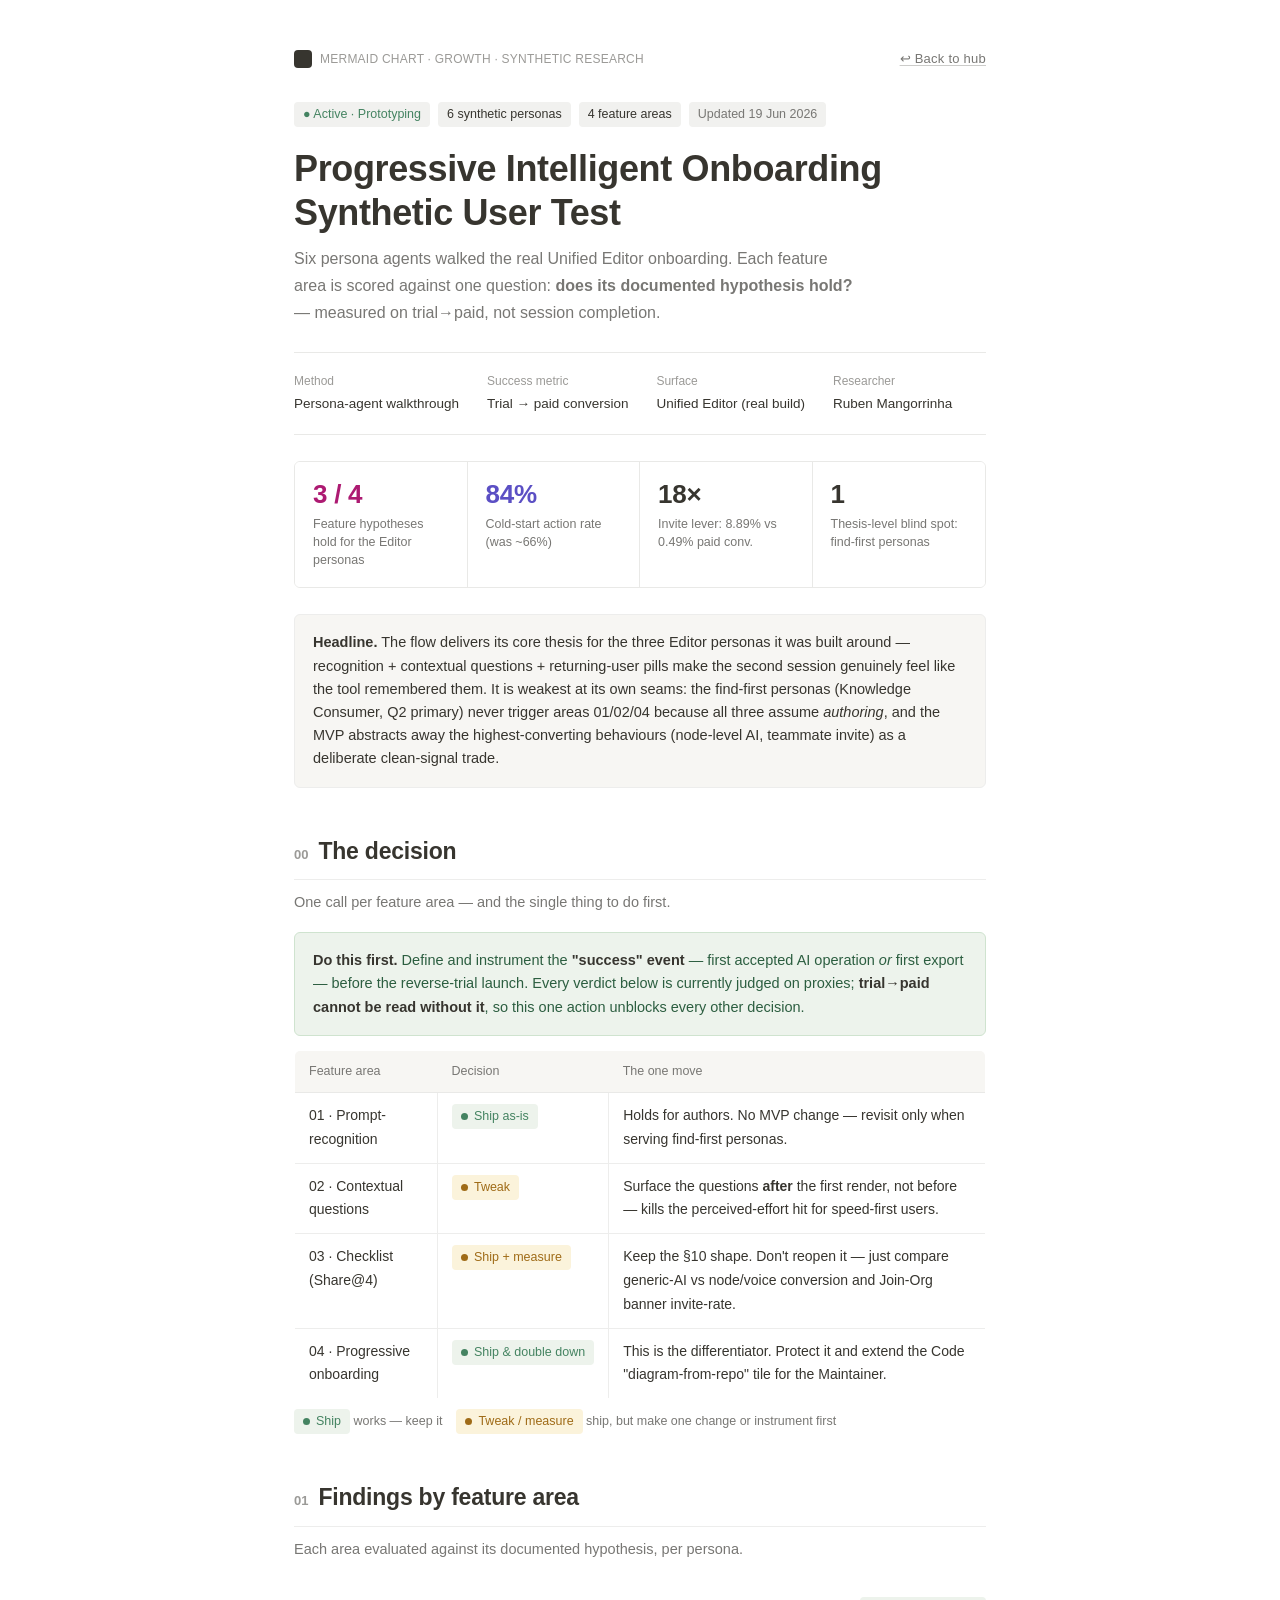
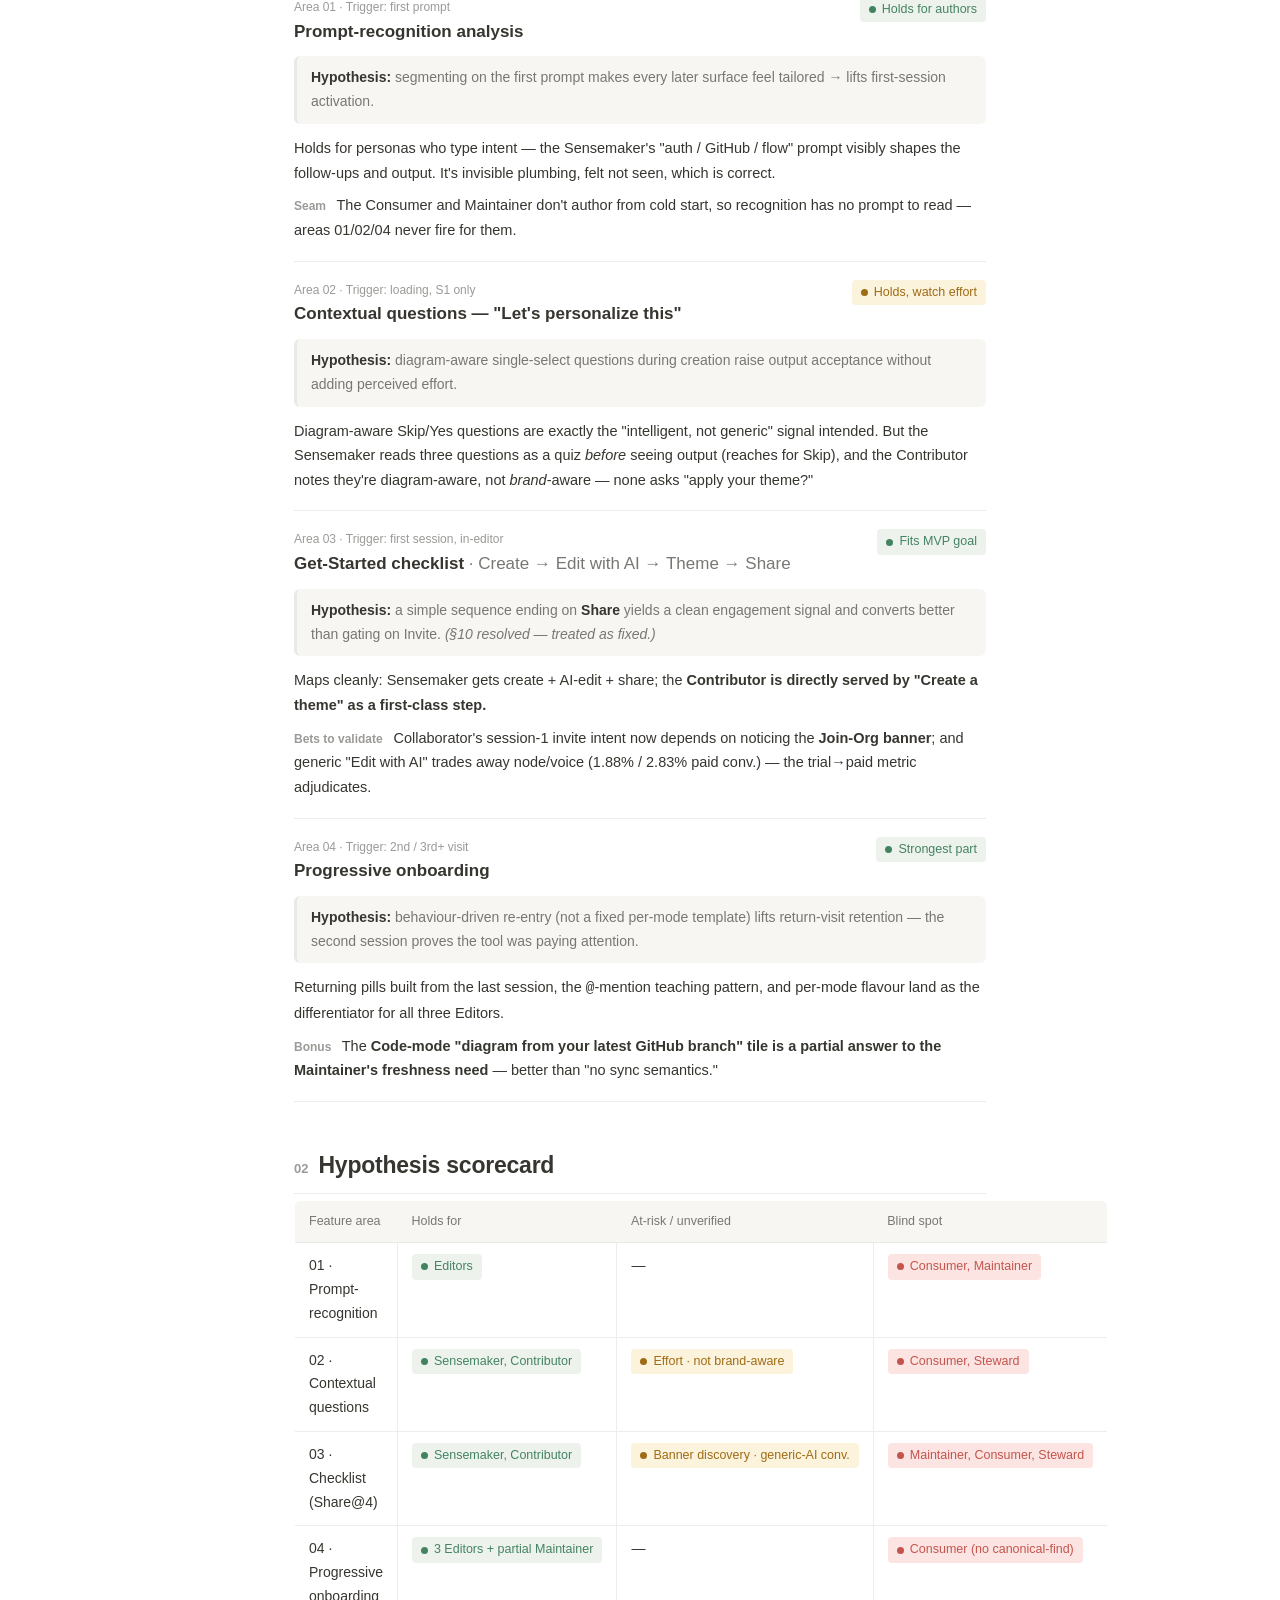
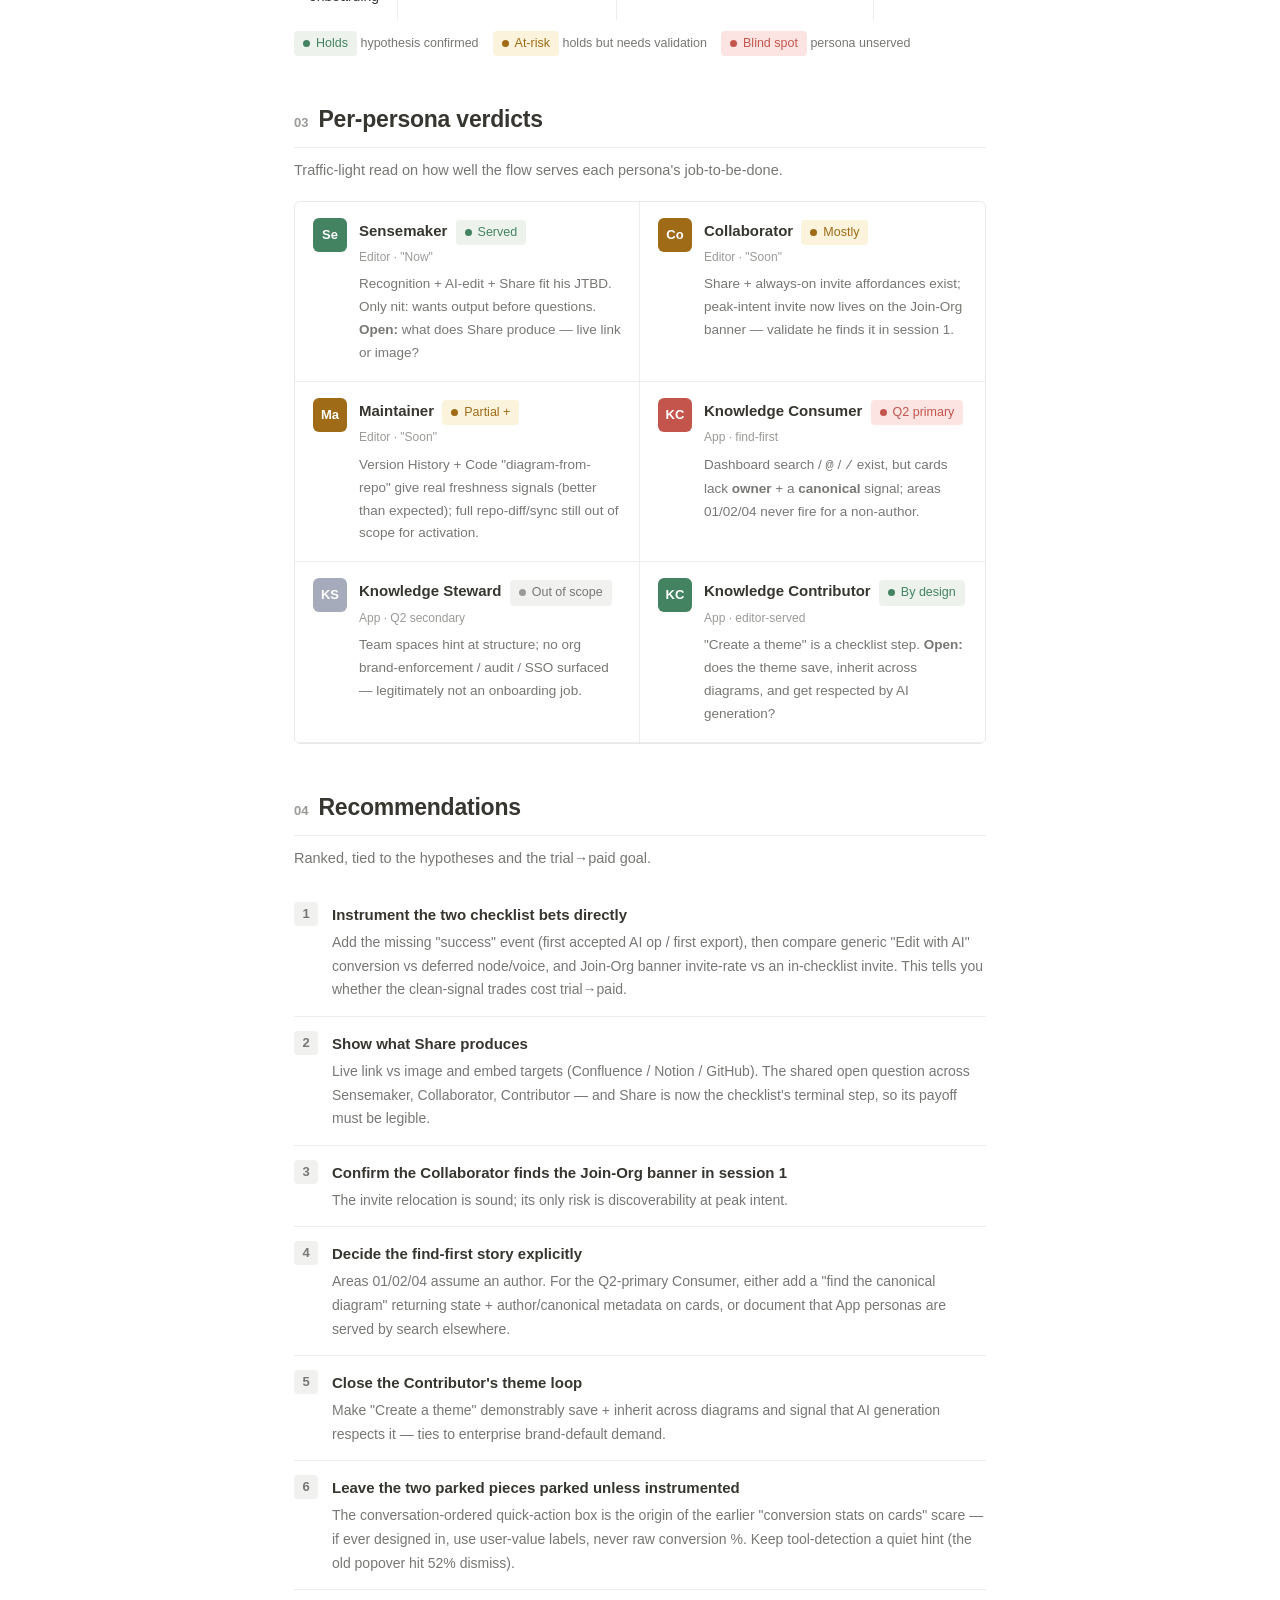
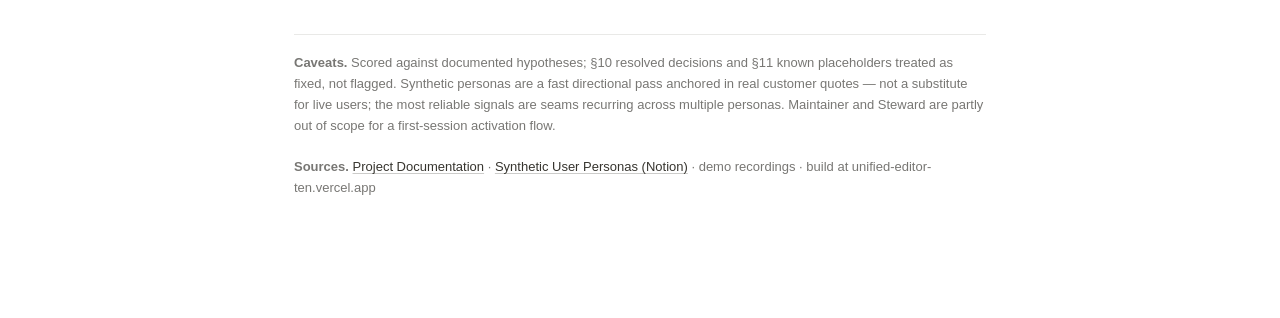
<file: synthetic-user-test.html>
<!DOCTYPE html>
<html lang="en">
<head>
<meta charset="UTF-8">
<meta name="viewport" content="width=device-width, initial-scale=1.0">
<title>Progressive Intelligent Onboarding — Synthetic User Test</title>
<style>
  /* Notion-plain palette */
  :root{
    --ink:#37352F; --muted:#787774; --faint:#9B9A97;
    --line:#E9E9E7; --line-soft:#EDEDEC; --bg:#FFFFFF; --card:#FFFFFF; --tint:#F7F6F3;
    --pink:#AD1A72; --purple:#5B4FC4;
    --green:#448361; --green-bg:#EDF3EC;
    --amber:#9F6B17; --amber-bg:#FBF3DB;
    --red:#C4554D; --red-bg:#FBE4E2;
    --gray-bg:#F1F1EF;
    --radius:6px;
  }
  *{box-sizing:border-box}
  body{margin:0;background:var(--bg);color:var(--ink);
    font-family:-apple-system,BlinkMacSystemFont,"Segoe UI",Helvetica,"Apple Color Emoji",Arial,sans-serif;
    font-size:16px;line-height:1.7;-webkit-font-smoothing:antialiased}
  .wrap{max-width:740px;margin:0 auto;padding:48px 24px 120px}
  a{color:var(--ink);text-decoration:underline;text-decoration-color:rgba(55,53,47,.25);text-underline-offset:2px}
  a:hover{text-decoration-color:var(--ink)}

  /* Header */
  .topbar{display:flex;align-items:center;gap:8px;font-size:12px;color:var(--faint);font-weight:500;letter-spacing:.02em;margin-bottom:32px}
  .logo{width:18px;height:18px;border-radius:4px;background:var(--ink);display:inline-block}
  .back{margin-left:auto;font-size:13px;color:var(--muted)}
  .hero{margin-bottom:14px}
  .pill-row{display:flex;flex-wrap:wrap;gap:8px;margin-bottom:20px}
  .tag{font-size:12.5px;font-weight:500;padding:2px 9px;border-radius:4px;background:var(--gray-bg);color:var(--muted)}
  .tag.active{color:var(--green)}
  .tag.method{color:var(--ink)}
  h1{font-size:36px;line-height:1.2;margin:.1em 0 .3em;letter-spacing:-.01em;font-weight:700}
  .sub{font-size:16px;color:var(--muted);max-width:64ch;margin:0}
  .meta{display:flex;flex-wrap:wrap;gap:28px;margin-top:26px;padding:18px 0;border-top:1px solid var(--line);border-bottom:1px solid var(--line);font-size:13.5px}
  .meta b{display:block;color:var(--faint);font-weight:500;font-size:12px;margin-bottom:2px}

  /* KPI row — plain stat blocks */
  .kpis{display:grid;grid-template-columns:repeat(4,1fr);gap:0;margin:26px 0;border:1px solid var(--line);border-radius:var(--radius);overflow:hidden}
  .kpi{padding:18px 18px;border-right:1px solid var(--line);background:var(--card)}
  .kpi:last-child{border-right:none}
  .kpi .num{font-size:26px;font-weight:700;letter-spacing:-.01em;line-height:1.1}
  .kpi .lbl{font-size:12.5px;color:var(--muted);margin-top:6px;line-height:1.45}
  .kpi.pink .num{color:var(--pink)}
  .kpi.purple .num{color:var(--purple)}

  /* Sections */
  section{margin-top:44px}
  .sec-head{display:flex;align-items:baseline;gap:10px;margin-bottom:6px;padding-bottom:8px;border-bottom:1px solid var(--line-soft)}
  .sec-num{font-size:13px;font-weight:600;color:var(--faint)}
  h2{font-size:23px;margin:0;letter-spacing:-.01em;font-weight:700}
  .sec-sub{font-size:14.5px;color:var(--muted);margin:10px 0 18px}

  /* Status pills — Notion soft tags */
  .status{display:inline-flex;align-items:center;gap:6px;font-size:12.5px;font-weight:500;padding:2px 9px;border-radius:4px;white-space:nowrap}
  .status::before{content:"";width:7px;height:7px;border-radius:50%}
  .holds{background:var(--green-bg);color:var(--green)} .holds::before{background:var(--green)}
  .risk{background:var(--amber-bg);color:var(--amber)} .risk::before{background:var(--amber)}
  .blind{background:var(--red-bg);color:var(--red)} .blind::before{background:var(--red)}
  .na{background:var(--gray-bg);color:var(--muted)} .na::before{background:var(--faint)}

  /* Feature blocks — plain, divided */
  .feat{padding:18px 0;border-bottom:1px solid var(--line-soft)}
  .feat-top{display:flex;justify-content:space-between;align-items:flex-start;gap:16px;margin-bottom:4px}
  .feat h3{margin:0;font-size:17px;font-weight:600}
  .feat .area{font-size:12px;font-weight:500;color:var(--faint)}
  .hypo{font-size:14px;color:var(--muted);background:var(--tint);border-radius:var(--radius);padding:10px 14px;margin:10px 0 12px;border-left:3px solid var(--line)}
  .hypo b{color:var(--ink)}
  .feat p{margin:8px 0 0;font-size:14.5px}
  .feat .label{font-weight:600;font-size:12px;color:var(--faint)}

  /* Tables — plain Notion grid */
  .tbl{width:100%;border-collapse:collapse;border:1px solid var(--line);border-radius:var(--radius);overflow:hidden;font-size:14px}
  .tbl th{text-align:left;background:var(--tint);color:var(--muted);font-size:12.5px;font-weight:500;padding:10px 14px;border-bottom:1px solid var(--line)}
  .tbl td{padding:11px 14px;border-bottom:1px solid var(--line-soft);border-right:1px solid var(--line-soft);vertical-align:top}
  .tbl td:last-child{border-right:none}
  .tbl tr:last-child td{border-bottom:none}
  .tbl td:first-child{font-weight:500}

  /* Persona list */
  .pgrid{display:grid;grid-template-columns:repeat(2,1fr);gap:0;border:1px solid var(--line);border-radius:var(--radius);overflow:hidden}
  .persona{padding:16px 18px;border-right:1px solid var(--line-soft);border-bottom:1px solid var(--line-soft);display:flex;gap:12px}
  .persona:nth-child(2n){border-right:none}
  .persona h4{margin:0 0 2px;font-size:15px;font-weight:600}
  .avatar{flex:0 0 34px;width:34px;height:34px;border-radius:6px;display:flex;align-items:center;justify-content:center;font-weight:600;font-size:13px;color:#fff}
  .persona .role{font-size:12px;color:var(--faint);font-weight:500;margin-bottom:6px}
  .persona p{margin:6px 0 0;font-size:13.5px;color:var(--muted)}

  /* Recommendations — numbered list feel */
  .rec{padding:14px 0;border-bottom:1px solid var(--line-soft);display:flex;gap:14px;align-items:flex-start}
  .rec .rk{flex:0 0 24px;width:24px;height:24px;border-radius:4px;background:var(--gray-bg);color:var(--muted);font-weight:600;display:flex;align-items:center;justify-content:center;font-size:13px}
  .rec h4{margin:0 0 3px;font-size:15px;font-weight:600}
  .rec p{margin:0;font-size:14px;color:var(--muted)}

  /* Notion callout */
  .callout{background:var(--tint);border:1px solid var(--line-soft);border-radius:var(--radius);padding:16px 18px;font-size:14.5px;color:var(--ink);line-height:1.6}
  .callout b{color:var(--ink)}
  .foot{margin-top:44px;padding-top:18px;border-top:1px solid var(--line);font-size:13px;color:var(--muted);line-height:1.6}
  .legend{display:flex;flex-wrap:wrap;gap:14px;margin:10px 0 0;font-size:12.5px;color:var(--muted)}

  @media(max-width:820px){
    .kpis{grid-template-columns:repeat(2,1fr)}
    .kpi:nth-child(2n){border-right:none}
    .pgrid{grid-template-columns:1fr}
    .persona{border-right:none}
    h1{font-size:28px}
  }
</style>
</head>
<body>
<div class="wrap">

  <div class="topbar"><span class="logo"></span> MERMAID CHART · GROWTH · SYNTHETIC RESEARCH <a class="back" href="./">↩ Back to hub</a></div>

  <!-- HERO -->
  <div class="hero">
    <div class="pill-row">
      <span class="tag active">● Active · Prototyping</span>
      <span class="tag method">6 synthetic personas</span>
      <span class="tag method">4 feature areas</span>
      <span class="tag">Updated 19 Jun 2026</span>
    </div>
    <h1>Progressive Intelligent Onboarding<br>Synthetic User Test</h1>
    <p class="sub">Six persona agents walked the real Unified Editor onboarding. Each feature area is scored against one question: <b>does its documented hypothesis hold?</b> — measured on trial→paid, not session completion.</p>
    <div class="meta">
      <div><b>Method</b>Persona-agent walkthrough</div>
      <div><b>Success metric</b>Trial → paid conversion</div>
      <div><b>Surface</b>Unified Editor (real build)</div>
      <div><b>Researcher</b>Ruben Mangorrinha</div>
    </div>
  </div>

  <!-- KPIs -->
  <div class="kpis">
    <div class="kpi pink"><div class="num">3 / 4</div><div class="lbl">Feature hypotheses hold for the Editor personas</div></div>
    <div class="kpi purple"><div class="num">84%</div><div class="lbl">Cold-start action rate (was ~66%)</div></div>
    <div class="kpi"><div class="num">18×</div><div class="lbl">Invite lever: 8.89% vs 0.49% paid conv.</div></div>
    <div class="kpi"><div class="num">1</div><div class="lbl">Thesis-level blind spot: find-first personas</div></div>
  </div>

  <!-- HEADLINE -->
  <div class="callout">
    <b>Headline.</b> The flow delivers its core thesis for the three Editor personas it was built around — recognition + contextual questions + returning-user pills make the second session genuinely feel like the tool remembered them. It is weakest at its own seams: the find-first personas (Knowledge Consumer, Q2 primary) never trigger areas 01/02/04 because all three assume <i>authoring</i>, and the MVP abstracts away the highest-converting behaviours (node-level AI, teammate invite) as a deliberate clean-signal trade.
  </div>

  <!-- THE DECISION -->
  <section>
    <div class="sec-head"><span class="sec-num">00</span><h2>The decision</h2></div>
    <p class="sec-sub">One call per feature area — and the single thing to do first.</p>

    <div class="callout" style="background:var(--green-bg);border:1px solid #CFE3CF;color:#2C5E40">
      <b>Do this first.</b> Define and instrument the <b>"success" event</b> — first accepted AI operation <i>or</i> first export — before the reverse-trial launch. Every verdict below is currently judged on proxies; <b>trial→paid cannot be read without it</b>, so this one action unblocks every other decision.
    </div>

    <table class="tbl" style="margin-top:14px">
      <thead><tr><th>Feature area</th><th>Decision</th><th>The one move</th></tr></thead>
      <tbody>
        <tr>
          <td>01 · Prompt-recognition</td>
          <td><span class="status holds">Ship as-is</span></td>
          <td>Holds for authors. No MVP change — revisit only when serving find-first personas.</td>
        </tr>
        <tr>
          <td>02 · Contextual questions</td>
          <td><span class="status risk">Tweak</span></td>
          <td>Surface the questions <b>after</b> the first render, not before — kills the perceived-effort hit for speed-first users.</td>
        </tr>
        <tr>
          <td>03 · Checklist (Share@4)</td>
          <td><span class="status risk">Ship + measure</span></td>
          <td>Keep the §10 shape. Don't reopen it — just compare generic-AI vs node/voice conversion and Join-Org banner invite-rate.</td>
        </tr>
        <tr>
          <td>04 · Progressive onboarding</td>
          <td><span class="status holds">Ship &amp; double down</span></td>
          <td>This is the differentiator. Protect it and extend the Code "diagram-from-repo" tile for the Maintainer.</td>
        </tr>
      </tbody>
    </table>
    <div class="legend">
      <span><span class="status holds">Ship</span> works — keep it</span>
      <span><span class="status risk">Tweak / measure</span> ship, but make one change or instrument first</span>
    </div>
  </section>

  <!-- FEATURE AREAS -->
  <section>
    <div class="sec-head"><span class="sec-num">01</span><h2>Findings by feature area</h2></div>
    <p class="sec-sub">Each area evaluated against its documented hypothesis, per persona.</p>

    <div class="feat">
      <div class="feat-top">
        <div><div class="area">Area 01 · Trigger: first prompt</div><h3>Prompt-recognition analysis</h3></div>
        <span class="status holds">Holds for authors</span>
      </div>
      <div class="hypo"><b>Hypothesis:</b> segmenting on the first prompt makes every later surface feel tailored → lifts first-session activation.</div>
      <p>Holds for personas who type intent — the Sensemaker's "auth / GitHub / flow" prompt visibly shapes the follow-ups and output. It's invisible plumbing, felt not seen, which is correct.</p>
      <p><span class="label">Seam &nbsp;</span> The Consumer and Maintainer don't author from cold start, so recognition has no prompt to read — areas 01/02/04 never fire for them.</p>
    </div>

    <div class="feat">
      <div class="feat-top">
        <div><div class="area">Area 02 · Trigger: loading, S1 only</div><h3>Contextual questions — "Let's personalize this"</h3></div>
        <span class="status risk">Holds, watch effort</span>
      </div>
      <div class="hypo"><b>Hypothesis:</b> diagram-aware single-select questions during creation raise output acceptance without adding perceived effort.</div>
      <p>Diagram-aware Skip/Yes questions are exactly the "intelligent, not generic" signal intended. But the Sensemaker reads three questions as a quiz <i>before</i> seeing output (reaches for Skip), and the Contributor notes they're diagram-aware, not <i>brand</i>-aware — none asks "apply your theme?"</p>
    </div>

    <div class="feat">
      <div class="feat-top">
        <div><div class="area">Area 03 · Trigger: first session, in-editor</div><h3>Get-Started checklist <span style="font-weight:500;color:var(--muted)">· Create → Edit with AI → Theme → Share</span></h3></div>
        <span class="status holds">Fits MVP goal</span>
      </div>
      <div class="hypo"><b>Hypothesis:</b> a simple sequence ending on <b>Share</b> yields a clean engagement signal and converts better than gating on Invite. <i>(§10 resolved — treated as fixed.)</i></div>
      <p>Maps cleanly: Sensemaker gets create + AI-edit + share; the <b>Contributor is directly served by "Create a theme" as a first-class step.</b></p>
      <p><span class="label">Bets to validate &nbsp;</span> Collaborator's session-1 invite intent now depends on noticing the <b>Join-Org banner</b>; and generic "Edit with AI" trades away node/voice (1.88% / 2.83% paid conv.) — the trial→paid metric adjudicates.</p>
    </div>

    <div class="feat">
      <div class="feat-top">
        <div><div class="area">Area 04 · Trigger: 2nd / 3rd+ visit</div><h3>Progressive onboarding</h3></div>
        <span class="status holds">Strongest part</span>
      </div>
      <div class="hypo"><b>Hypothesis:</b> behaviour-driven re-entry (not a fixed per-mode template) lifts return-visit retention — the second session proves the tool was paying attention.</div>
      <p>Returning pills built from the last session, the <code>@</code>-mention teaching pattern, and per-mode flavour land as the differentiator for all three Editors.</p>
      <p><span class="label">Bonus &nbsp;</span> The <b>Code-mode "diagram from your latest GitHub branch" tile is a partial answer to the Maintainer's freshness need</b> — better than "no sync semantics."</p>
    </div>
  </section>

  <!-- SCORECARD -->
  <section>
    <div class="sec-head"><span class="sec-num">02</span><h2>Hypothesis scorecard</h2></div>
    <table class="tbl">
      <thead><tr><th>Feature area</th><th>Holds for</th><th>At-risk / unverified</th><th>Blind spot</th></tr></thead>
      <tbody>
        <tr>
          <td>01 · Prompt-recognition</td>
          <td><span class="status holds">Editors</span></td>
          <td>—</td>
          <td><span class="status blind">Consumer, Maintainer</span></td>
        </tr>
        <tr>
          <td>02 · Contextual questions</td>
          <td><span class="status holds">Sensemaker, Contributor</span></td>
          <td><span class="status risk">Effort · not brand-aware</span></td>
          <td><span class="status blind">Consumer, Steward</span></td>
        </tr>
        <tr>
          <td>03 · Checklist (Share@4)</td>
          <td><span class="status holds">Sensemaker, Contributor</span></td>
          <td><span class="status risk">Banner discovery · generic-AI conv.</span></td>
          <td><span class="status blind">Maintainer, Consumer, Steward</span></td>
        </tr>
        <tr>
          <td>04 · Progressive onboarding</td>
          <td><span class="status holds">3 Editors + partial Maintainer</span></td>
          <td>—</td>
          <td><span class="status blind">Consumer (no canonical-find)</span></td>
        </tr>
      </tbody>
    </table>
    <div class="legend">
      <span><span class="status holds">Holds</span> hypothesis confirmed</span>
      <span><span class="status risk">At-risk</span> holds but needs validation</span>
      <span><span class="status blind">Blind spot</span> persona unserved</span>
    </div>
  </section>

  <!-- PERSONAS -->
  <section>
    <div class="sec-head"><span class="sec-num">03</span><h2>Per-persona verdicts</h2></div>
    <p class="sec-sub">Traffic-light read on how well the flow serves each persona's job-to-be-done.</p>
    <div class="pgrid">

      <div class="persona">
        <div class="avatar" style="background:var(--green)">Se</div>
        <div>
          <h4>Sensemaker <span class="status holds" style="margin-left:4px">Served</span></h4>
          <div class="role">Editor · "Now"</div>
          <p>Recognition + AI-edit + Share fit his JTBD. Only nit: wants output before questions. <b>Open:</b> what does Share produce — live link or image?</p>
        </div>
      </div>

      <div class="persona">
        <div class="avatar" style="background:var(--amber)">Co</div>
        <div>
          <h4>Collaborator <span class="status risk" style="margin-left:4px">Mostly</span></h4>
          <div class="role">Editor · "Soon"</div>
          <p>Share + always-on invite affordances exist; peak-intent invite now lives on the Join-Org banner — validate he finds it in session 1.</p>
        </div>
      </div>

      <div class="persona">
        <div class="avatar" style="background:var(--amber)">Ma</div>
        <div>
          <h4>Maintainer <span class="status risk" style="margin-left:4px">Partial +</span></h4>
          <div class="role">Editor · "Soon"</div>
          <p>Version History + Code "diagram-from-repo" give real freshness signals (better than expected); full repo-diff/sync still out of scope for activation.</p>
        </div>
      </div>

      <div class="persona">
        <div class="avatar" style="background:var(--red)">KC</div>
        <div>
          <h4>Knowledge Consumer <span class="status blind" style="margin-left:4px">Q2 primary</span></h4>
          <div class="role">App · find-first</div>
          <p>Dashboard search / <code>@</code> / <code>/</code> exist, but cards lack <b>owner</b> + a <b>canonical</b> signal; areas 01/02/04 never fire for a non-author.</p>
        </div>
      </div>

      <div class="persona">
        <div class="avatar" style="background:#A6ABBb">KS</div>
        <div>
          <h4>Knowledge Steward <span class="status na" style="margin-left:4px">Out of scope</span></h4>
          <div class="role">App · Q2 secondary</div>
          <p>Team spaces hint at structure; no org brand-enforcement / audit / SSO surfaced — legitimately not an onboarding job.</p>
        </div>
      </div>

      <div class="persona">
        <div class="avatar" style="background:var(--green)">KC</div>
        <div>
          <h4>Knowledge Contributor <span class="status holds" style="margin-left:4px">By design</span></h4>
          <div class="role">App · editor-served</div>
          <p>"Create a theme" is a checklist step. <b>Open:</b> does the theme save, inherit across diagrams, and get respected by AI generation?</p>
        </div>
      </div>

    </div>
  </section>

  <!-- RECOMMENDATIONS -->
  <section>
    <div class="sec-head"><span class="sec-num">04</span><h2>Recommendations</h2></div>
    <p class="sec-sub">Ranked, tied to the hypotheses and the trial→paid goal.</p>

    <div class="rec"><div class="rk">1</div><div><h4>Instrument the two checklist bets directly</h4><p>Add the missing "success" event (first accepted AI op / first export), then compare generic "Edit with AI" conversion vs deferred node/voice, and Join-Org banner invite-rate vs an in-checklist invite. This tells you whether the clean-signal trades cost trial→paid.</p></div></div>

    <div class="rec"><div class="rk">2</div><div><h4>Show what Share produces</h4><p>Live link vs image and embed targets (Confluence / Notion / GitHub). The shared open question across Sensemaker, Collaborator, Contributor — and Share is now the checklist's terminal step, so its payoff must be legible.</p></div></div>

    <div class="rec"><div class="rk">3</div><div><h4>Confirm the Collaborator finds the Join-Org banner in session 1</h4><p>The invite relocation is sound; its only risk is discoverability at peak intent.</p></div></div>

    <div class="rec"><div class="rk">4</div><div><h4>Decide the find-first story explicitly</h4><p>Areas 01/02/04 assume an author. For the Q2-primary Consumer, either add a "find the canonical diagram" returning state + author/canonical metadata on cards, or document that App personas are served by search elsewhere.</p></div></div>

    <div class="rec"><div class="rk">5</div><div><h4>Close the Contributor's theme loop</h4><p>Make "Create a theme" demonstrably save + inherit across diagrams and signal that AI generation respects it — ties to enterprise brand-default demand.</p></div></div>

    <div class="rec"><div class="rk">6</div><div><h4>Leave the two parked pieces parked unless instrumented</h4><p>The conversation-ordered quick-action box is the origin of the earlier "conversion stats on cards" scare — if ever designed in, use user-value labels, never raw conversion %. Keep tool-detection a quiet hint (the old popover hit 52% dismiss).</p></div></div>
  </section>

  <div class="foot">
    <b>Caveats.</b> Scored against documented hypotheses; §10 resolved decisions and §11 known placeholders treated as fixed, not flagged. Synthetic personas are a fast directional pass anchored in real customer quotes — not a substitute for live users; the most reliable signals are seams recurring across multiple personas. Maintainer and Steward are partly out of scope for a first-session activation flow.<br><br>
    <b>Sources.</b> <a href="./documentation/">Project Documentation</a> · <a href="https://app.notion.com/p/372bd9ed97e581e9b33ed4b935081e58">Synthetic User Personas (Notion)</a> · demo recordings · build at unified-editor-ten.vercel.app
  </div>

</div>
</body>
</html>
</file>
